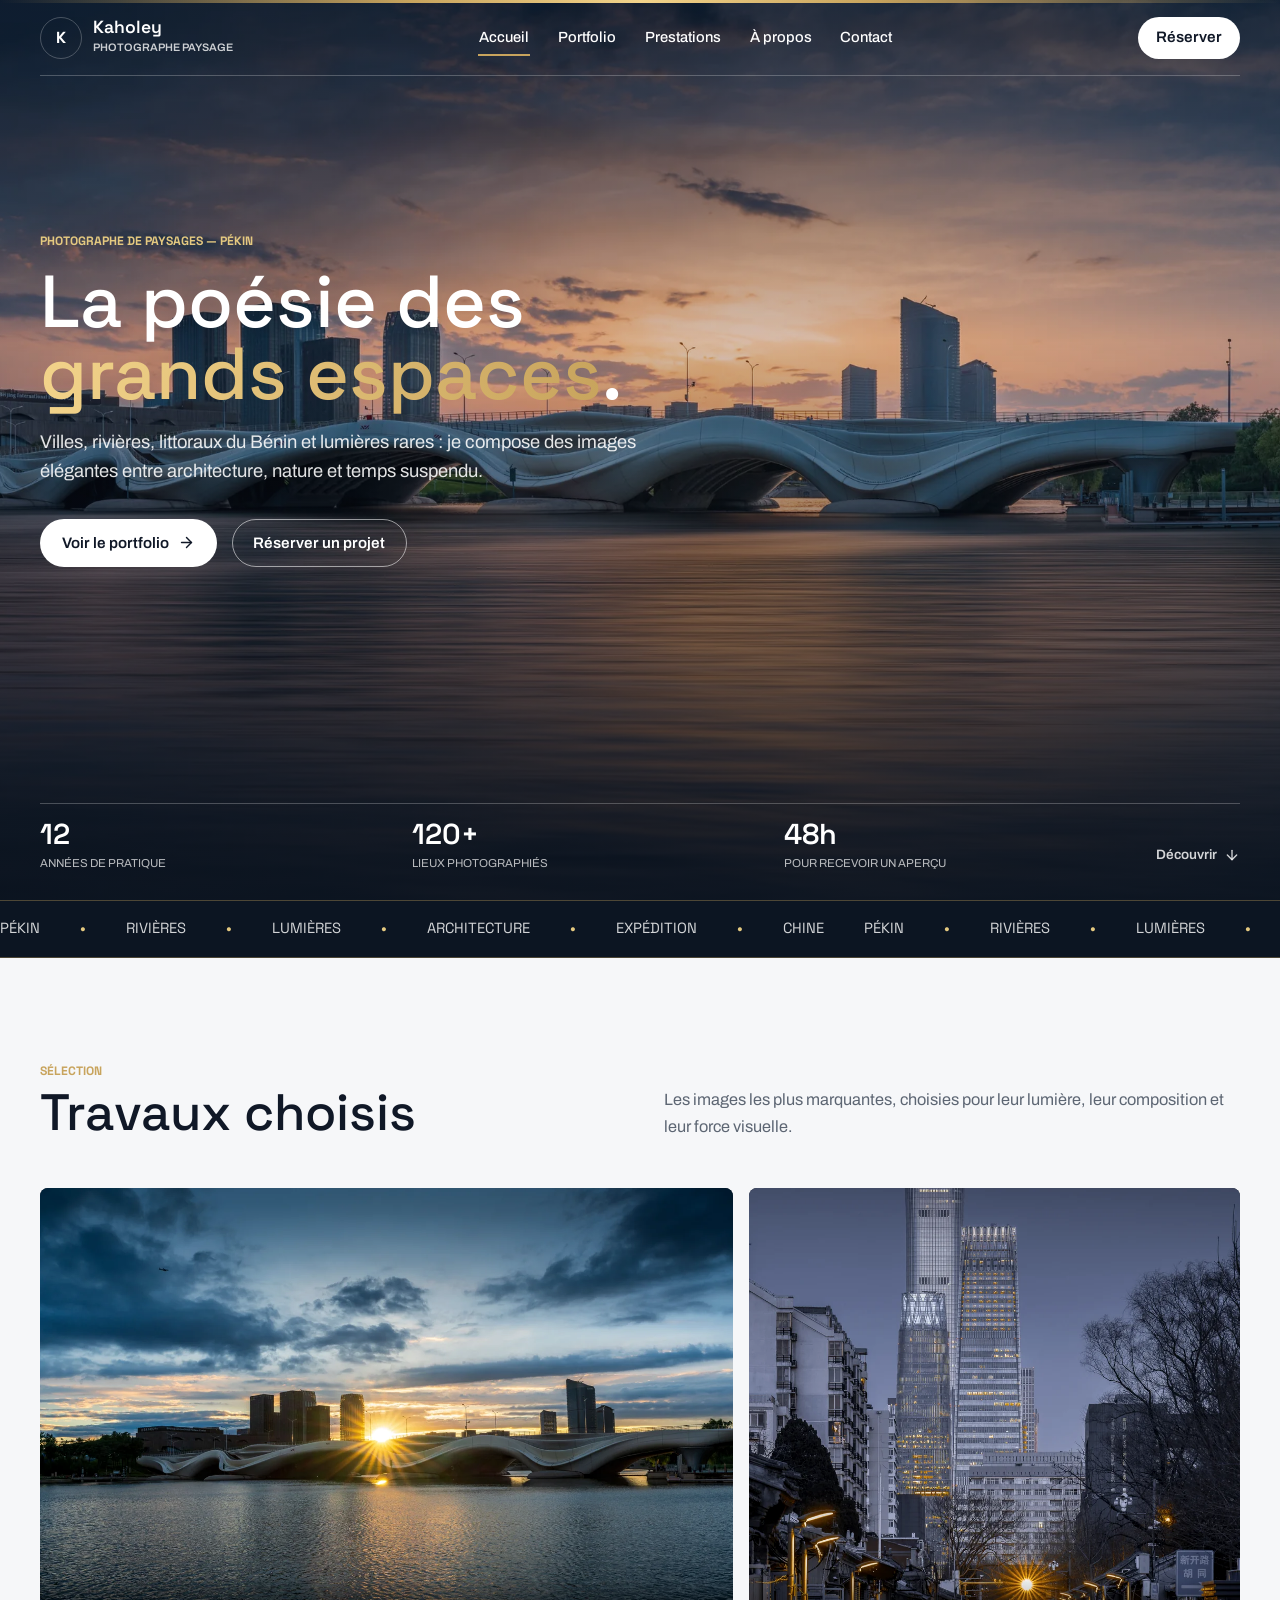
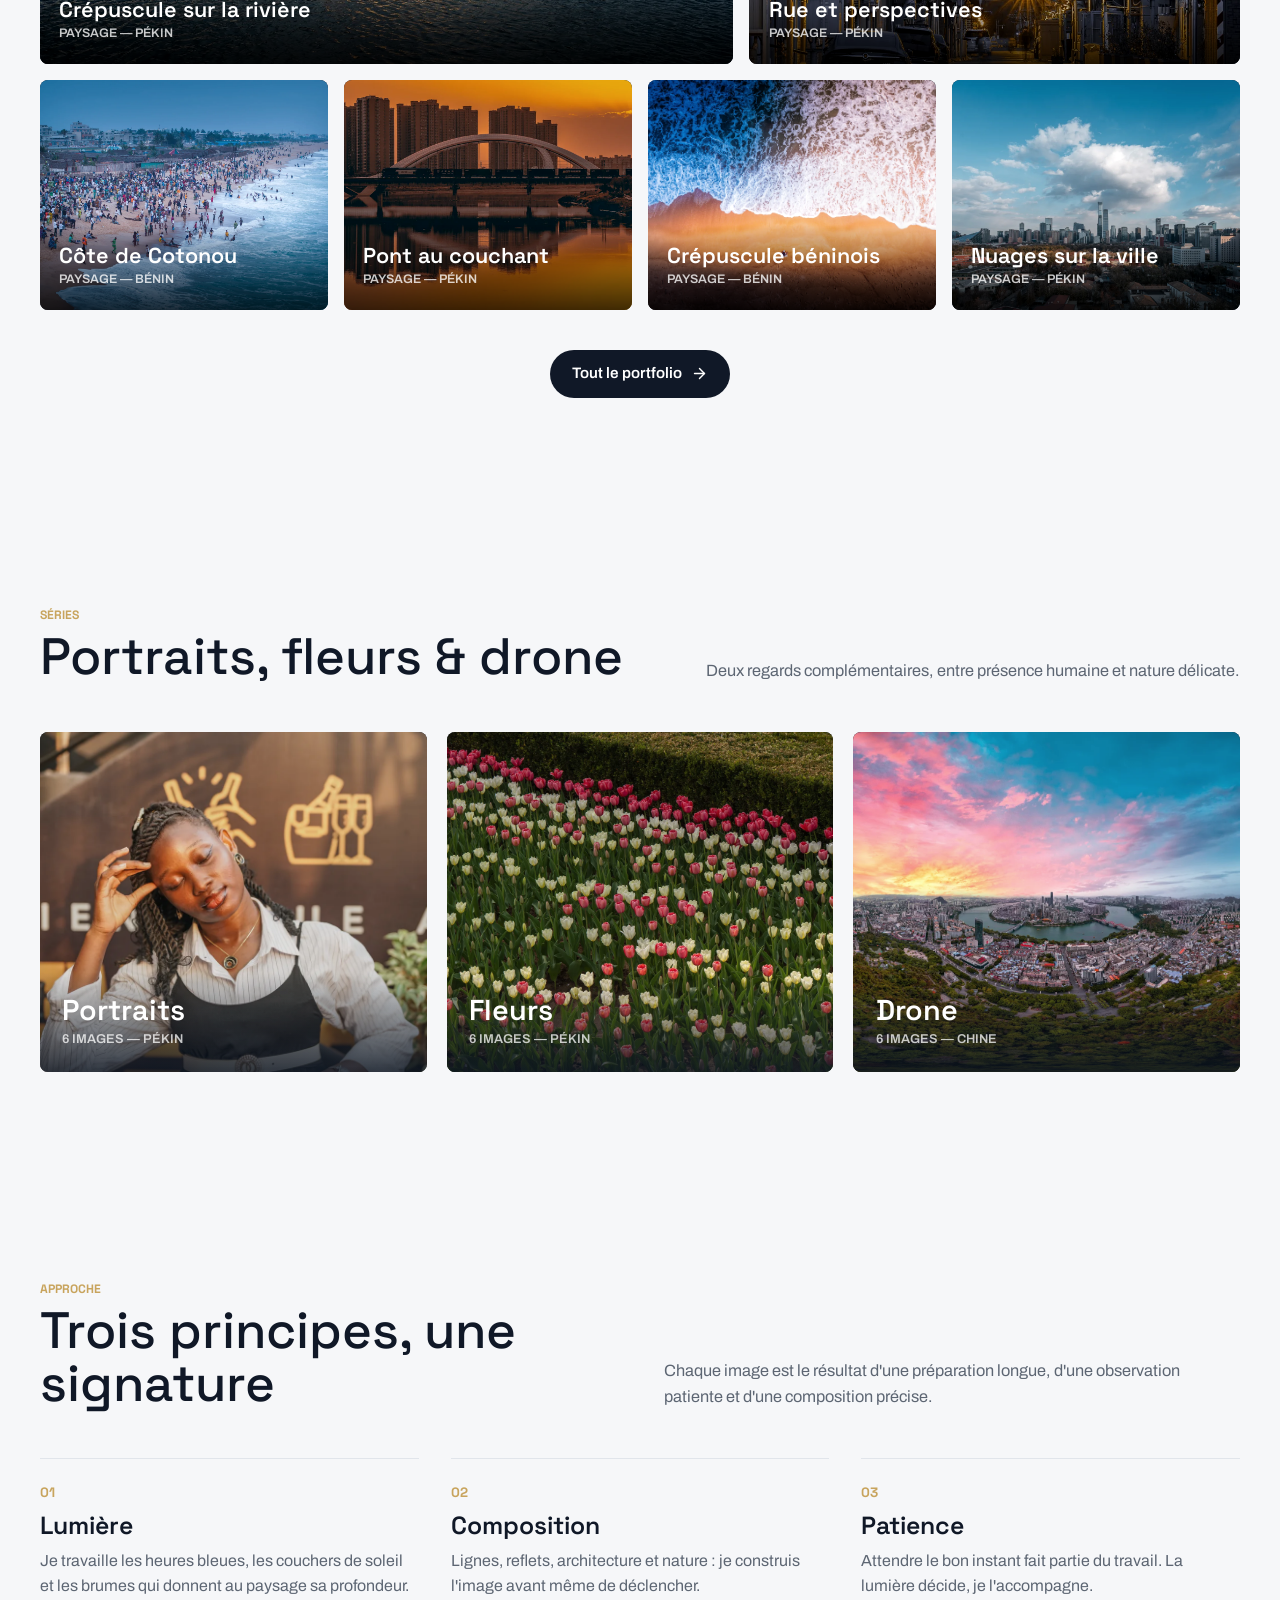
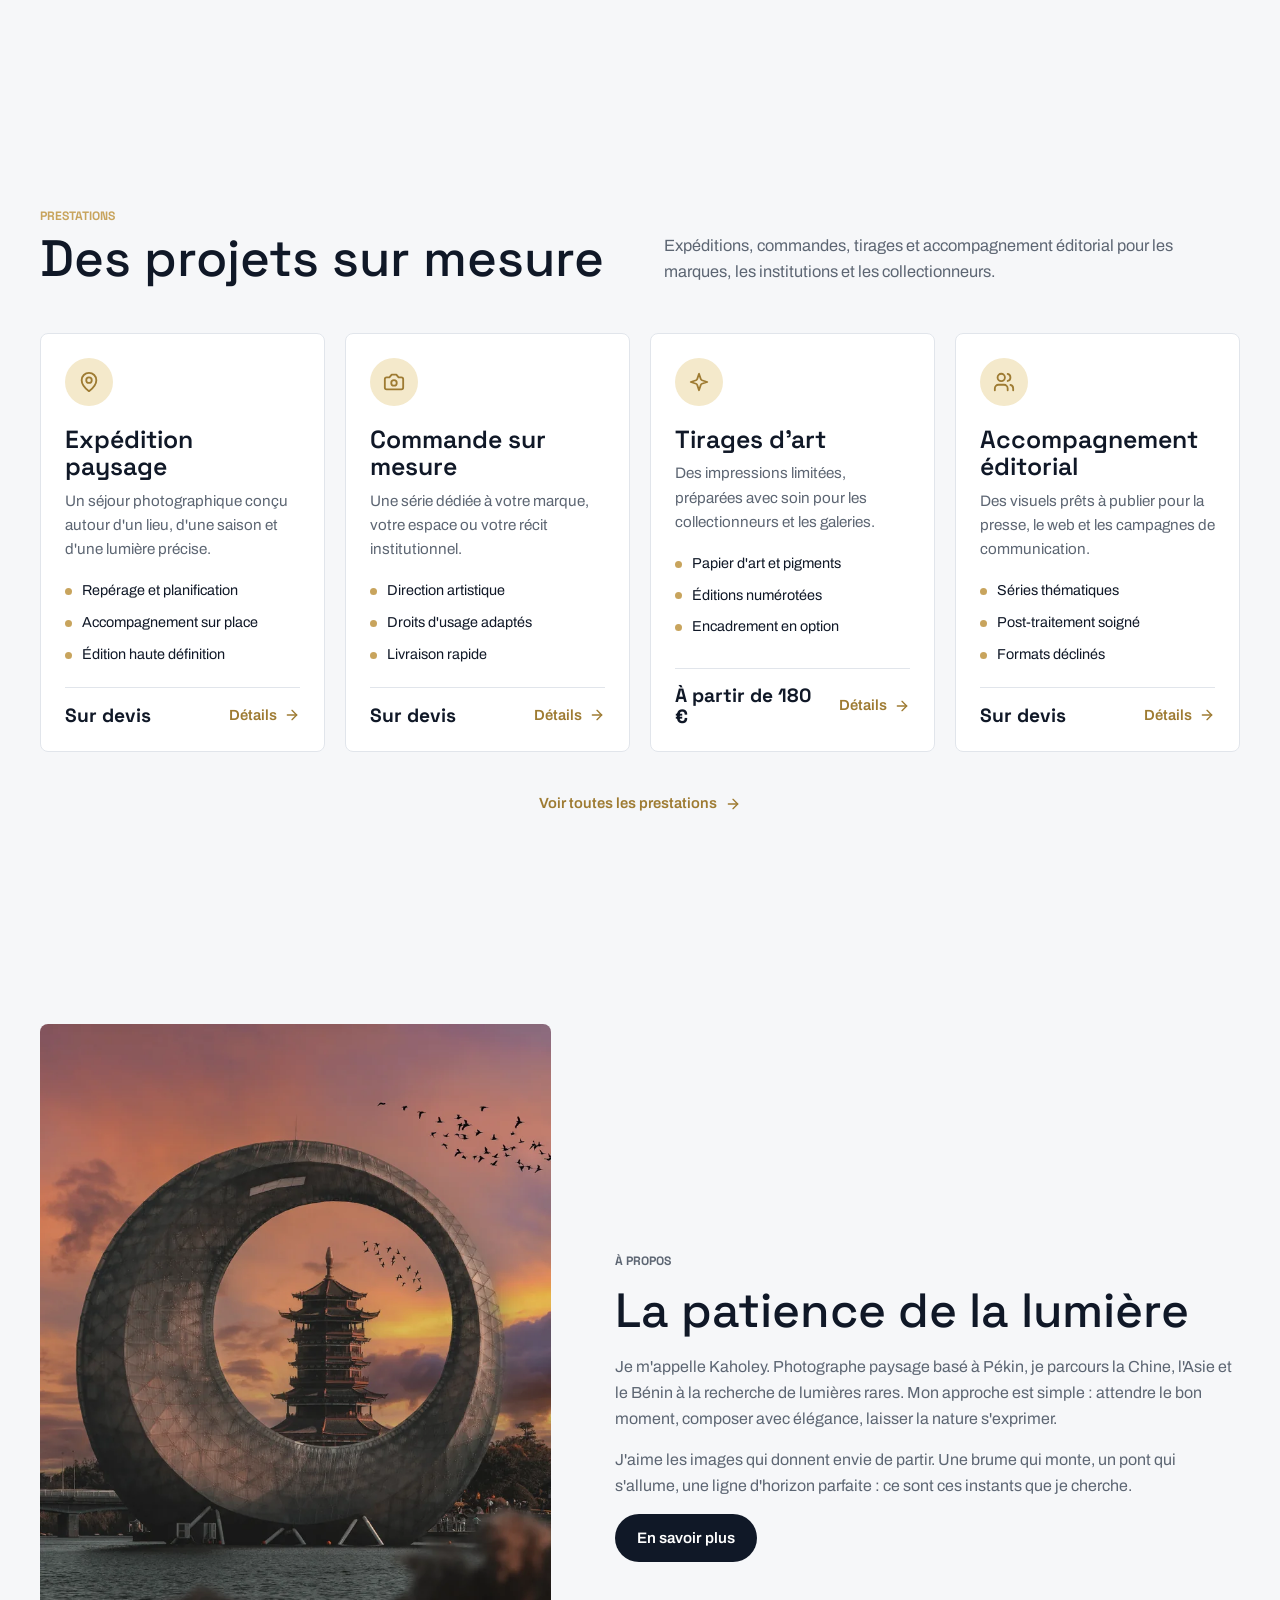
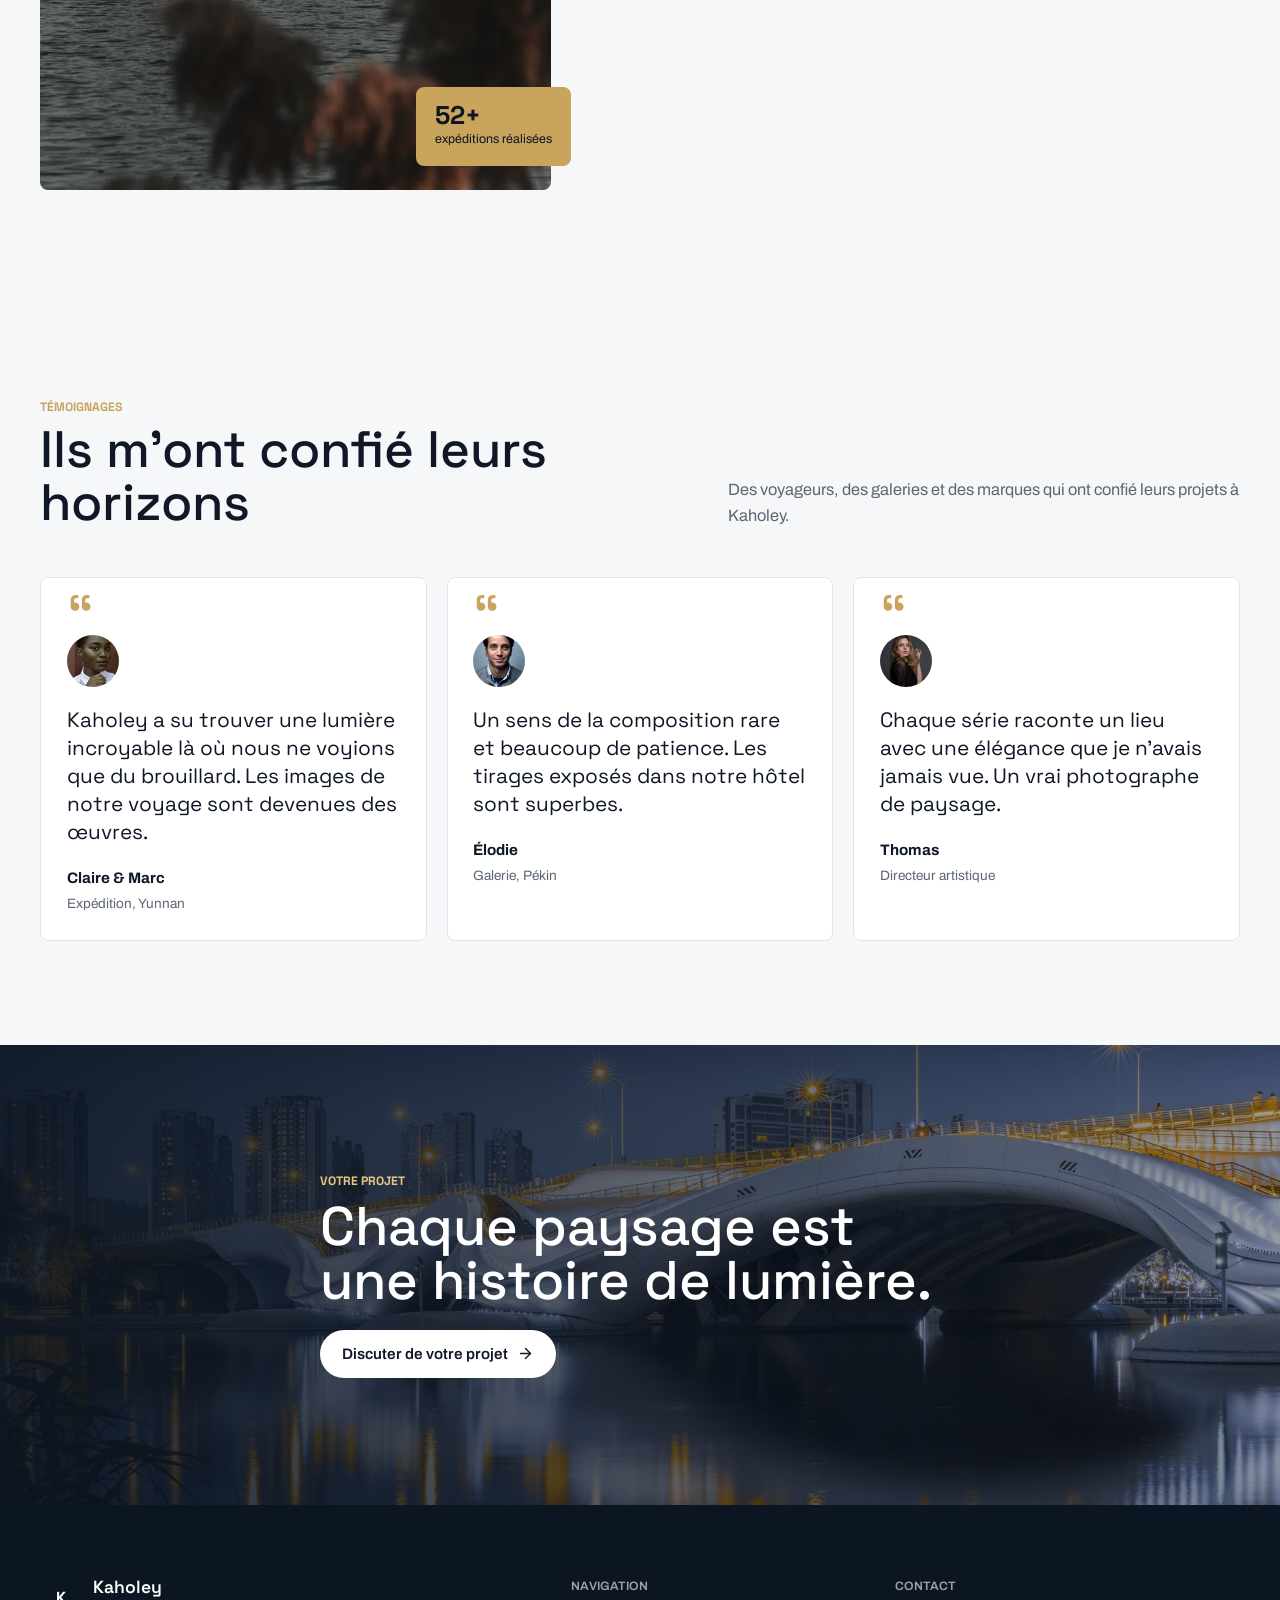
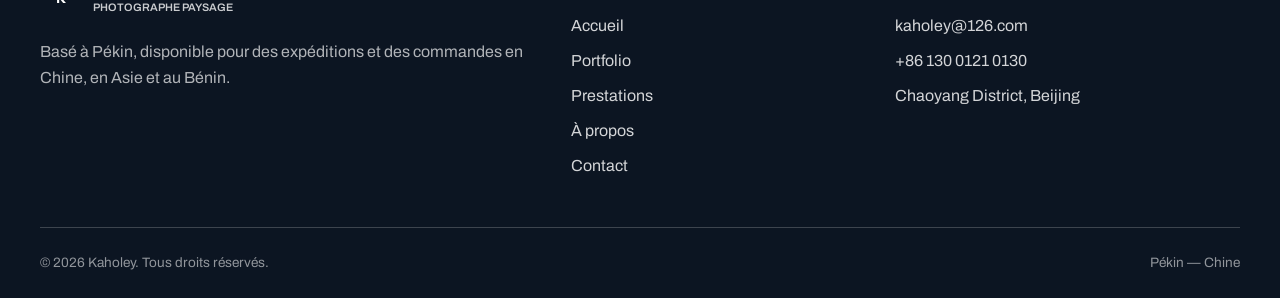
<file: index.html>
<!doctype html>
<html lang="fr">
<head>
  <meta charset="utf-8">
  <meta name="viewport" content="width=device-width, initial-scale=1">
  <meta name="theme-color" content="#121211">
  <title>Kaholey — Photographe | Paysages, portraits, fleurs &amp; drone</title>
  <meta name="description" content="Portfolio de Kaholey, photographe paysage basé à Pékin : villes, rivières, littoraux du Bénin et lumières rares.">
  <meta property="og:title" content="Kaholey — Photographe paysage">
  <meta property="og:description" content="Villes, rivières, ponts et grands espaces : une approche élégante et moderne du paysage.">
  <meta property="og:type" content="website">
  <meta property="og:url" content="https://kaholey.netlify.app/">
  <meta property="og:image" content="assets/images/kaholey-hero.webp">
  <link rel="canonical" href="https://kaholey.netlify.app/">
  <link rel="icon" href="assets/favicon.svg" type="image/svg+xml">
  <link rel="preconnect" href="https://fonts.googleapis.com">
  <link rel="preconnect" href="https://fonts.gstatic.com" crossorigin>
  <link href="https://fonts.googleapis.com/css2?family=Archivo:wght@400;500;600;700&amp;family=Space+Grotesk:wght@400;500;600;700&amp;display=swap" rel="stylesheet">
  <link rel="stylesheet" href="css/style.css">
  <script src="js/main.js" defer></script>
  <script type="application/ld+json">
  {
    "@context": "https://schema.org",
    "@type": "Person",
    "name": "Kaholey",
    "url": "https://kaholey.netlify.app/",
    "jobTitle": "Photographe paysage",
    "email": "kaholey@126.com",
    "address": {
      "@type": "PostalAddress",
      "addressLocality": "Beijing",
      "addressCountry": "CN"
    }
  }
  </script>
</head>
<body>
  <a class="skip-link" href="#contenu">Aller au contenu</a>

  <header class="site-header" id="site-header">
    <div class="container header-inner">
      <a class="brand" href="index.html" aria-label="Kaholey, retour à l'accueil">
        <span class="brand-mark" aria-hidden="true">K</span>
        <span class="brand-text">
          <strong>Kaholey</strong>
          <small>Photographe paysage</small>
        </span>
      </a>
      <nav class="site-nav" id="site-nav" aria-label="Navigation principale">
        <a href="index.html" class="is-active" aria-current="page">Accueil</a>
        <a href="portfolio.html">Portfolio</a>
        <a href="services.html">Prestations</a>
        <a href="a-propos.html">À propos</a>
        <a href="contact.html">Contact</a>
      </nav>
      <div class="header-actions">
        <a class="btn btn-light btn-small header-cta" href="contact.html">Réserver</a>
        <button class="nav-toggle" id="nav-toggle" aria-expanded="false" aria-controls="site-nav" aria-label="Ouvrir le menu">
          <svg class="icon icon-menu" aria-hidden="true"><use href="assets/icons.svg#icon-menu"></use></svg>
          <svg class="icon icon-close" aria-hidden="true"><use href="assets/icons.svg#icon-close"></use></svg>
        </button>
      </div>
    </div>
  </header>

  <main id="contenu">
    <section class="hero" id="accueil" aria-labelledby="hero-title">
      <div class="hero-media">
        <img src="assets/images/kaholey-hero.webp" alt="Panorama de Pékin au coucher du soleil" width="2400" height="1274" fetchpriority="high">
      </div>
      <div class="hero-scrim" aria-hidden="true"></div>
      <div class="container hero-content">
        <p class="eyebrow eyebrow-light">Photographe de paysages — Pékin</p>
        <h1 id="hero-title">La poésie des <em><span id="hero-rotator">grands espaces</span></em>.</h1>
        <p class="hero-lead">Villes, rivières, littoraux du Bénin et lumières rares : je compose des images élégantes entre architecture, nature et temps suspendu.</p>
        <div class="hero-actions">
          <a class="btn btn-light" href="portfolio.html">
            Voir le portfolio
            <svg class="icon" aria-hidden="true"><use href="assets/icons.svg#icon-arrow-right"></use></svg>
          </a>
          <a class="btn btn-ghost" href="contact.html">Réserver un projet</a>
        </div>
      </div>
      <div class="hero-footer container">
        <div class="hero-stat">
          <strong data-count="12">12</strong>
          <span>années de pratique</span>
        </div>
        <div class="hero-stat">
          <strong data-count="120" data-suffix="+">120+</strong>
          <span>lieux photographiés</span>
        </div>
        <div class="hero-stat">
          <strong data-count="48" data-suffix="h">48h</strong>
          <span>pour recevoir un aperçu</span>
        </div>
        <a class="hero-scroll" href="#selection">
          Découvrir
          <svg class="icon" aria-hidden="true"><use href="assets/icons.svg#icon-arrow-down"></use></svg>
        </a>
      </div>
    </section>

    <section class="marquee" aria-hidden="true">
      <div class="marquee-track">
        <span>Pékin <b>•</b> Rivières <b>•</b> Lumières <b>•</b> Architecture <b>•</b> Expédition <b>•</b> Chine</span>
        <span>Pékin <b>•</b> Rivières <b>•</b> Lumières <b>•</b> Architecture <b>•</b> Expédition <b>•</b> Chine</span>
      </div>
    </section>

    <section class="section" id="selection" aria-labelledby="selection-title">
      <div class="container section-head" data-reveal>
        <div>
          <p class="eyebrow">Sélection</p>
          <h2 id="selection-title">Travaux choisis</h2>
        </div>
        <p class="section-intro">Les images les plus marquantes, choisies pour leur lumière, leur composition et leur force visuelle.</p>
      </div>
      <div class="container home-gallery" data-reveal>
        <a class="home-gallery-card home-gallery-card--wide" href="portfolio.html">
          <img src="assets/images/kaholey-01.webp" alt="Rivière de Pékin au coucher du soleil" width="1400" height="933" loading="lazy" decoding="async">
          <span class="featured-overlay">
            <strong>Crépuscule sur la rivière</strong>
            <small>Paysage — Pékin</small>
          </span>
        </a>
        <a class="home-gallery-card home-gallery-card--tall" href="portfolio.html">
          <img src="assets/images/kaholey-11.webp" alt="Rue de Pékin avec perspectives verticales" width="933" height="1400" loading="lazy" decoding="async">
          <span class="featured-overlay">
            <strong>Rue et perspectives</strong>
            <small>Paysage — Pékin</small>
          </span>
        </a>
        <a class="home-gallery-card home-gallery-card--half" href="portfolio.html">
          <img src="assets/images/benin-01.webp" alt="Côte de Cotonou vue du ciel" width="1600" height="900" loading="lazy" decoding="async">
          <span class="featured-overlay">
            <strong>Côte de Cotonou</strong>
            <small>Paysage — Bénin</small>
          </span>
        </a>
        <a class="home-gallery-card home-gallery-card--half" href="portfolio.html">
          <img src="assets/images/kaholey-04.webp" alt="Pont au-dessus de l'eau au couchant" width="1400" height="823" loading="lazy" decoding="async">
          <span class="featured-overlay">
            <strong>Pont au couchant</strong>
            <small>Paysage — Pékin</small>
          </span>
        </a>
        <a class="home-gallery-card home-gallery-card--half" href="portfolio.html">
          <img src="assets/images/benin-03.webp" alt="Crépuscule doré au-dessus du Bénin" width="1400" height="1048" loading="lazy" decoding="async">
          <span class="featured-overlay">
            <strong>Crépuscule béninois</strong>
            <small>Paysage — Bénin</small>
          </span>
        </a>
        <a class="home-gallery-card home-gallery-card--half" href="portfolio.html">
          <img src="assets/images/kaholey-03.webp" alt="Gratte-ciel et ciel nuageux à Pékin" width="1400" height="788" loading="lazy" decoding="async">
          <span class="featured-overlay">
            <strong>Nuages sur la ville</strong>
            <small>Paysage — Pékin</small>
          </span>
        </a>
      </div>
      <div class="container section-cta" data-reveal>
        <a class="btn btn-dark" href="portfolio.html">
          Tout le portfolio
          <svg class="icon" aria-hidden="true"><use href="assets/icons.svg#icon-arrow-right"></use></svg>
        </a>
      </div>
    </section>

    <section class="section" aria-labelledby="series-title">
      <div class="container section-head" data-reveal>
        <div>
          <p class="eyebrow">Séries</p>
          <h2 id="series-title">Portraits, fleurs &amp; drone</h2>
        </div>
        <p class="section-intro">Deux regards complémentaires, entre présence humaine et nature délicate.</p>
      </div>
      <div class="container series-grid" data-reveal>
        <a class="series-card" href="portfolio.html?filter=portrait">
          <img src="assets/images/portrait-01.webp" alt="Portrait féminin dans une lumière dorée" width="800" height="1200" loading="lazy" decoding="async">
          <span class="series-overlay">
            <strong>Portraits</strong>
            <small>6 images — Pékin</small>
          </span>
        </a>
        <a class="series-card" href="portfolio.html?filter=fleur">
          <img src="assets/images/fleur-01.webp" alt="Fleur en contre-jour dans une lumière chaude" width="1400" height="933" loading="lazy" decoding="async">
          <span class="series-overlay">
            <strong>Fleurs</strong>
            <small>6 images — Pékin</small>
          </span>
        </a>
        <a class="series-card" href="portfolio.html?filter=drone">
          <img src="assets/images/drone-01.webp" alt="Vue aérienne d'une ville chinoise" width="1800" height="900" loading="lazy" decoding="async">
          <span class="series-overlay">
            <strong>Drone</strong>
            <small>6 images — Chine</small>
          </span>
        </a>
      </div>
    </section>

    <section class="section" aria-labelledby="approach-title">
      <div class="container section-head" data-reveal>
        <div>
          <p class="eyebrow">Approche</p>
          <h2 id="approach-title">Trois principes, une signature</h2>
        </div>
        <p class="section-intro">Chaque image est le résultat d'une préparation longue, d'une observation patiente et d'une composition précise.</p>
      </div>
      <div class="container principles-grid" data-reveal>
        <article class="principle">
          <span>01</span>
          <h3>Lumière</h3>
          <p>Je travaille les heures bleues, les couchers de soleil et les brumes qui donnent au paysage sa profondeur.</p>
        </article>
        <article class="principle">
          <span>02</span>
          <h3>Composition</h3>
          <p>Lignes, reflets, architecture et nature : je construis l'image avant même de déclencher.</p>
        </article>
        <article class="principle">
          <span>03</span>
          <h3>Patience</h3>
          <p>Attendre le bon instant fait partie du travail. La lumière décide, je l'accompagne.</p>
        </article>
      </div>
    </section>

    <section class="section" id="services" aria-labelledby="services-title">
      <div class="container section-head" data-reveal>
        <div>
          <p class="eyebrow">Prestations</p>
          <h2 id="services-title">Des projets sur mesure</h2>
        </div>
        <p class="section-intro">Expéditions, commandes, tirages et accompagnement éditorial pour les marques, les institutions et les collectionneurs.</p>
      </div>
      <div class="container service-grid" data-reveal>
        <article class="service-card">
          <div class="service-icon" aria-hidden="true">
            <svg class="icon"><use href="assets/icons.svg#icon-map-pin"></use></svg>
          </div>
          <h3>Expédition paysage</h3>
          <p>Un séjour photographique conçu autour d'un lieu, d'une saison et d'une lumière précise.</p>
          <ul class="service-list">
            <li>Repérage et planification</li>
            <li>Accompagnement sur place</li>
            <li>Édition haute définition</li>
          </ul>
          <div class="service-footer">
            <span class="service-price"><strong>Sur devis</strong></span>
            <a class="text-link" href="services.html">Détails <svg class="icon" aria-hidden="true"><use href="assets/icons.svg#icon-arrow-right"></use></svg></a>
          </div>
        </article>
        <article class="service-card">
          <div class="service-icon" aria-hidden="true">
            <svg class="icon"><use href="assets/icons.svg#icon-camera"></use></svg>
          </div>
          <h3>Commande sur mesure</h3>
          <p>Une série dédiée à votre marque, votre espace ou votre récit institutionnel.</p>
          <ul class="service-list">
            <li>Direction artistique</li>
            <li>Droits d'usage adaptés</li>
            <li>Livraison rapide</li>
          </ul>
          <div class="service-footer">
            <span class="service-price"><strong>Sur devis</strong></span>
            <a class="text-link" href="services.html">Détails <svg class="icon" aria-hidden="true"><use href="assets/icons.svg#icon-arrow-right"></use></svg></a>
          </div>
        </article>
        <article class="service-card">
          <div class="service-icon" aria-hidden="true">
            <svg class="icon"><use href="assets/icons.svg#icon-sparkles"></use></svg>
          </div>
          <h3>Tirages d'art</h3>
          <p>Des impressions limitées, préparées avec soin pour les collectionneurs et les galeries.</p>
          <ul class="service-list">
            <li>Papier d'art et pigments</li>
            <li>Éditions numérotées</li>
            <li>Encadrement en option</li>
          </ul>
          <div class="service-footer">
            <span class="service-price"><strong>À partir de 180 €</strong></span>
            <a class="text-link" href="services.html">Détails <svg class="icon" aria-hidden="true"><use href="assets/icons.svg#icon-arrow-right"></use></svg></a>
          </div>
        </article>
        <article class="service-card">
          <div class="service-icon" aria-hidden="true">
            <svg class="icon"><use href="assets/icons.svg#icon-users"></use></svg>
          </div>
          <h3>Accompagnement éditorial</h3>
          <p>Des visuels prêts à publier pour la presse, le web et les campagnes de communication.</p>
          <ul class="service-list">
            <li>Séries thématiques</li>
            <li>Post-traitement soigné</li>
            <li>Formats déclinés</li>
          </ul>
          <div class="service-footer">
            <span class="service-price"><strong>Sur devis</strong></span>
            <a class="text-link" href="services.html">Détails <svg class="icon" aria-hidden="true"><use href="assets/icons.svg#icon-arrow-right"></use></svg></a>
          </div>
        </article>
      </div>
      <div class="container section-cta" data-reveal>
        <a class="text-link" href="services.html">Voir toutes les prestations <svg class="icon" aria-hidden="true"><use href="assets/icons.svg#icon-arrow-right"></use></svg></a>
      </div>
    </section>

    <section class="section" id="apropos" aria-labelledby="about-title">
      <div class="container about-grid">
        <div class="about-media" data-reveal>
          <img src="assets/images/kaholey-about.webp" alt="Ligne d'eau au coucher du soleil" width="800" height="1200" loading="lazy" decoding="async">
          <div class="about-badge">
            <strong data-count="60" data-suffix="+">60+</strong>
            <span>expéditions réalisées</span>
          </div>
        </div>
        <div class="about-copy" data-reveal>
          <p class="eyebrow">À propos</p>
          <h2 id="about-title">La patience de la lumière</h2>
          <p>Je m'appelle Kaholey. Photographe paysage basé à Pékin, je parcours la Chine, l'Asie et le Bénin à la recherche de lumières rares. Mon approche est simple : attendre le bon moment, composer avec élégance, laisser la nature s'exprimer.</p>
          <p>J'aime les images qui donnent envie de partir. Une brume qui monte, un pont qui s'allume, une ligne d'horizon parfaite : ce sont ces instants que je cherche.</p>
          <a class="btn btn-dark" href="a-propos.html">En savoir plus</a>
        </div>
      </div>
    </section>

    <section class="section" id="temoignages" aria-labelledby="testimonials-title">
      <div class="container section-head" data-reveal>
        <div>
          <p class="eyebrow">Témoignages</p>
          <h2 id="testimonials-title">Ils m'ont confié leurs horizons</h2>
        </div>
        <p class="section-intro">Des voyageurs, des galeries et des marques qui ont confié leurs projets à Kaholey.</p>
      </div>
      <div class="container testimonial-grid" data-reveal>
        <figure class="testimonial-card">
          <img class="testimonial-avatar" src="assets/images/client-1.webp" alt="Portrait de Claire" width="400" height="600" loading="lazy" decoding="async">
          <blockquote>Kaholey a su trouver une lumière incroyable là où nous ne voyions que du brouillard. Les images de notre voyage sont devenues des œuvres.</blockquote>
          <figcaption>
            <strong>Claire &amp; Marc</strong>
            <span>Expédition, Yunnan</span>
          </figcaption>
        </figure>
        <figure class="testimonial-card">
          <img class="testimonial-avatar" src="assets/images/client-2.webp" alt="Portrait d'Élodie" width="400" height="600" loading="lazy" decoding="async">
          <blockquote>Un sens de la composition rare et beaucoup de patience. Les tirages exposés dans notre hôtel sont superbes.</blockquote>
          <figcaption>
            <strong>Élodie</strong>
            <span>Galerie, Pékin</span>
          </figcaption>
        </figure>
        <figure class="testimonial-card">
          <img class="testimonial-avatar" src="assets/images/client-3.webp" alt="Portrait de Thomas" width="400" height="600" loading="lazy" decoding="async">
          <blockquote>Chaque série raconte un lieu avec une élégance que je n'avais jamais vue. Un vrai photographe de paysage.</blockquote>
          <figcaption>
            <strong>Thomas</strong>
            <span>Directeur artistique</span>
          </figcaption>
        </figure>
      </div>
    </section>

    <section class="cta-band" aria-labelledby="cta-title">
      <img src="assets/images/kaholey-cta.webp" alt="" width="1800" height="1012" loading="lazy" decoding="async">
      <div class="cta-scrim" aria-hidden="true"></div>
      <div class="container cta-content" data-reveal>
        <p class="eyebrow eyebrow-light">Votre projet</p>
        <h2 id="cta-title">Chaque paysage est une histoire de lumière.</h2>
        <a class="btn btn-light" href="contact.html">
          Discuter de votre projet
          <svg class="icon" aria-hidden="true"><use href="assets/icons.svg#icon-arrow-right"></use></svg>
        </a>
      </div>
    </section>
  </main>

  <footer class="site-footer">
    <div class="container footer-grid">
      <div class="footer-brand">
        <a class="brand" href="index.html" aria-label="Kaholey, retour à l'accueil">
          <span class="brand-mark" aria-hidden="true">K</span>
          <span class="brand-text">
            <strong>Kaholey</strong>
            <small>Photographe paysage</small>
          </span>
        </a>
        <p>Basé à Pékin, disponible pour des expéditions et des commandes en Chine, en Asie et au Bénin.</p>
      </div>
      <nav class="footer-nav" aria-label="Navigation du pied de page">
        <p class="footer-heading">Navigation</p>
        <ul class="footer-links">
          <li><a href="index.html">Accueil</a></li>
          <li><a href="portfolio.html">Portfolio</a></li>
          <li><a href="services.html">Prestations</a></li>
          <li><a href="a-propos.html">À propos</a></li>
          <li><a href="contact.html">Contact</a></li>
        </ul>
      </nav>
      <div>
        <p class="footer-heading">Contact</p>
        <ul class="footer-contact-list">
          <li><a href="mailto:kaholey@126.com">kaholey@126.com</a></li>
          <li><a href="tel:+8613001210130">+86 130 0121 0130</a></li>
          <li>Chaoyang District, Beijing</li>
        </ul>
      </div>
    </div>
    <div class="container footer-bottom">
      <span>© 2026 Kaholey. Tous droits réservés.</span>
      <span>Pékin — Chine</span>
    </div>
  </footer>
</body>
</html>
</file>
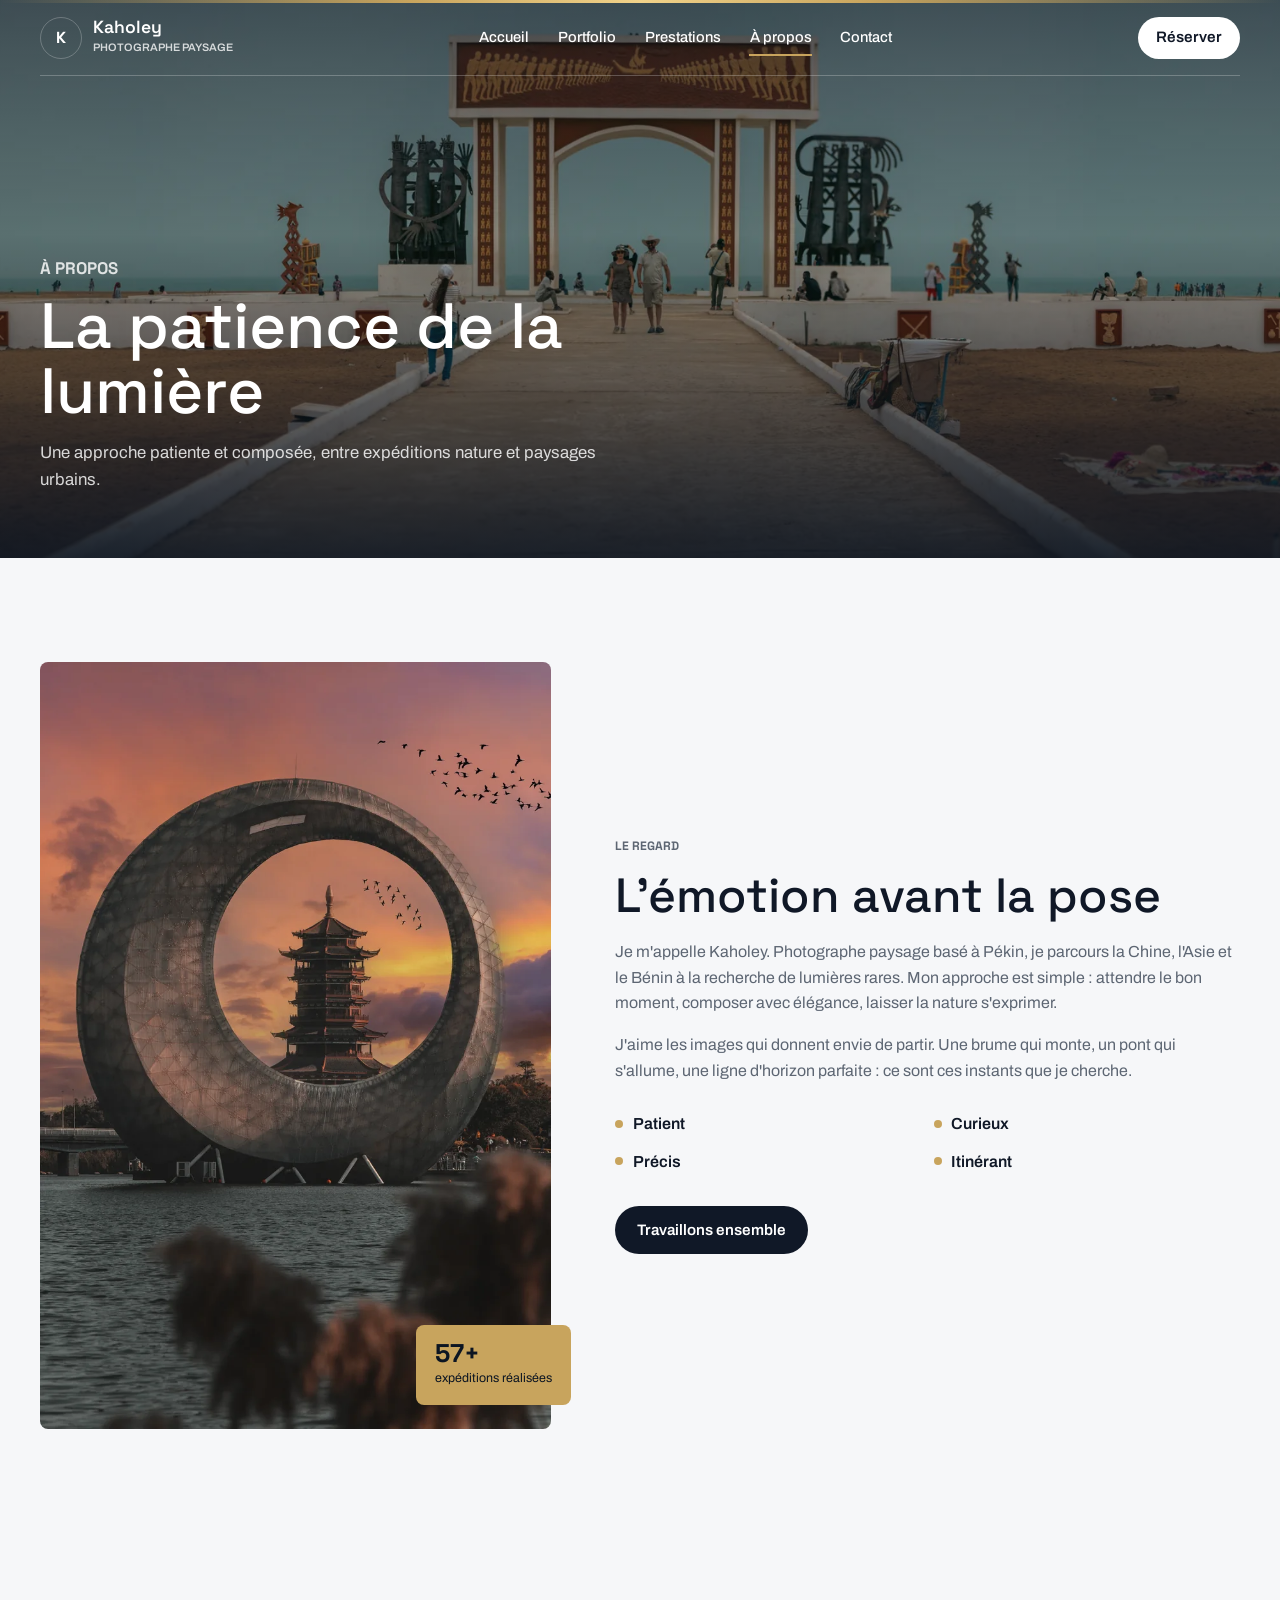
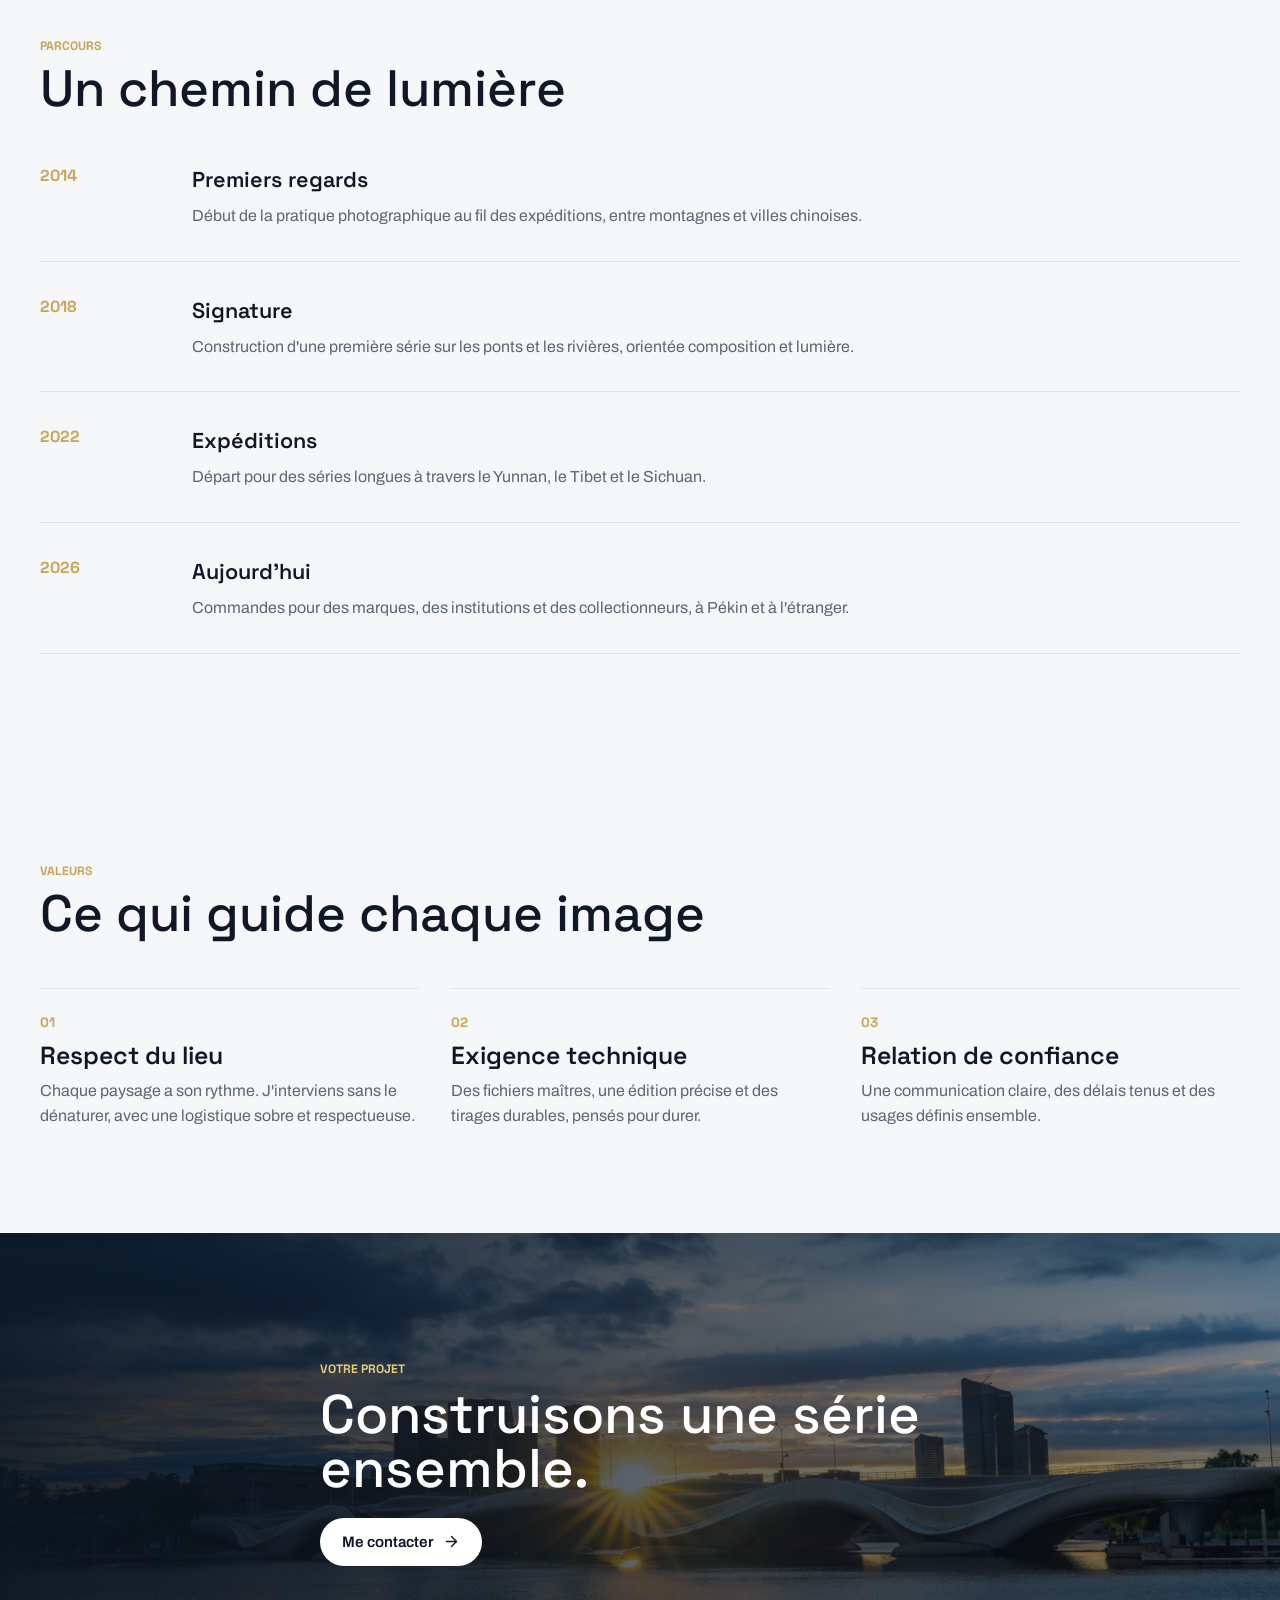
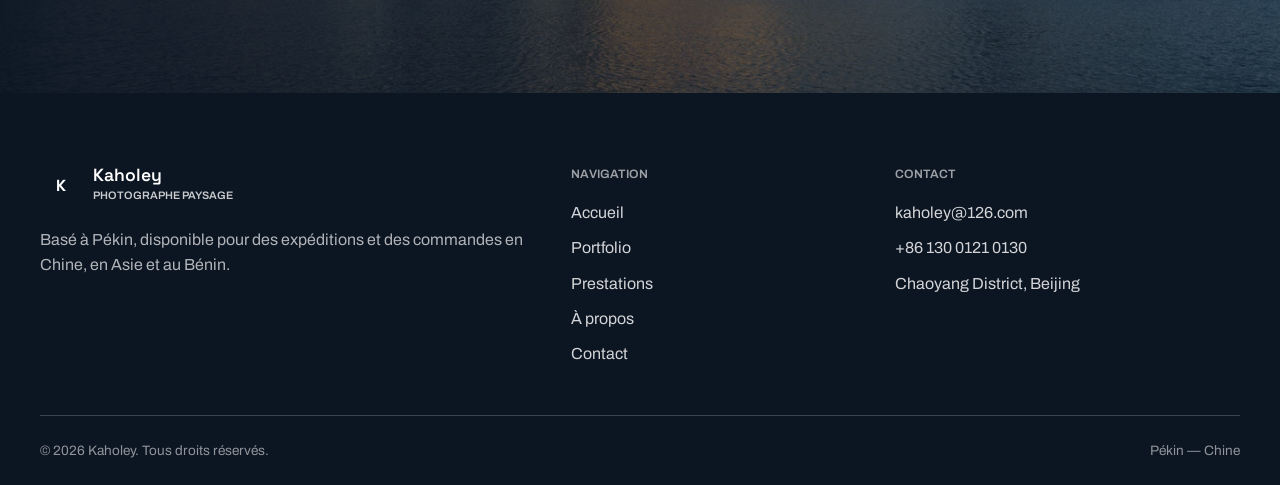
<file: a-propos.html>
<!doctype html>
<html lang="fr">
<head>
  <meta charset="utf-8">
  <meta name="viewport" content="width=device-width, initial-scale=1">
  <meta name="theme-color" content="#121211">
  <title>À propos — Kaholey | Paysages, portraits, fleurs &amp; drone</title>
  <meta name="description" content="L'univers de Kaholey, photographe paysage basé à Pékin : patience, lumière et expéditions en Chine, en Asie et au Bénin.">
  <meta property="og:title" content="À propos — Kaholey">
  <meta property="og:description" content="La patience de la lumière, entre expéditions et paysages urbains.">
  <meta property="og:type" content="website">
  <meta property="og:url" content="https://kaholey.netlify.app/a-propos.html">
  <meta property="og:image" content="assets/images/kaholey-hero.webp">
  <link rel="canonical" href="https://kaholey.netlify.app/a-propos.html">
  <link rel="icon" href="assets/favicon.svg" type="image/svg+xml">
  <link rel="preconnect" href="https://fonts.googleapis.com">
  <link rel="preconnect" href="https://fonts.gstatic.com" crossorigin>
  <link href="https://fonts.googleapis.com/css2?family=Archivo:wght@400;500;600;700&amp;family=Space+Grotesk:wght@400;500;600;700&amp;display=swap" rel="stylesheet">
  <link rel="stylesheet" href="css/style.css">
  <script src="js/main.js" defer></script>
</head>
<body>
  <a class="skip-link" href="#contenu">Aller au contenu</a>

  <header class="site-header" id="site-header">
    <div class="container header-inner">
      <a class="brand" href="index.html" aria-label="Kaholey, retour à l'accueil">
        <span class="brand-mark" aria-hidden="true">K</span>
        <span class="brand-text">
          <strong>Kaholey</strong>
          <small>Photographe paysage</small>
        </span>
      </a>
      <nav class="site-nav" id="site-nav" aria-label="Navigation principale">
        <a href="index.html">Accueil</a>
        <a href="portfolio.html">Portfolio</a>
        <a href="services.html">Prestations</a>
        <a href="a-propos.html" class="is-active" aria-current="page">À propos</a>
        <a href="contact.html">Contact</a>
      </nav>
      <div class="header-actions">
        <a class="btn btn-light btn-small header-cta" href="contact.html">Réserver</a>
        <button class="nav-toggle" id="nav-toggle" aria-expanded="false" aria-controls="site-nav" aria-label="Ouvrir le menu">
          <svg class="icon icon-menu" aria-hidden="true"><use href="assets/icons.svg#icon-menu"></use></svg>
          <svg class="icon icon-close" aria-hidden="true"><use href="assets/icons.svg#icon-close"></use></svg>
        </button>
      </div>
    </div>
  </header>

  <main id="contenu">
    <section class="page-hero" aria-labelledby="page-title">
      <div class="page-hero-media">
        <img src="assets/images/benin-05.webp" alt="Panorama du sud du Bénin vu du ciel" width="1800" height="660" fetchpriority="high">
      </div>
      <div class="page-hero-scrim" aria-hidden="true"></div>
      <div class="page-hero-content">
        <p class="eyebrow eyebrow-light">À propos</p>
        <h1 id="page-title">La patience de la lumière</h1>
        <p>Une approche patiente et composée, entre expéditions nature et paysages urbains.</p>
      </div>
    </section>

    <section class="section" aria-labelledby="about-title">
      <div class="container about-grid">
        <div class="about-media" data-reveal>
          <img src="assets/images/kaholey-about.webp" alt="Ligne d'eau au coucher du soleil" width="800" height="1200" loading="lazy" decoding="async">
          <div class="about-badge">
            <strong data-count="60" data-suffix="+">60+</strong>
            <span>expéditions réalisées</span>
          </div>
        </div>
        <div class="about-copy" data-reveal>
          <p class="eyebrow">Le regard</p>
          <h2 id="about-title">L'émotion avant la pose</h2>
          <p>Je m'appelle Kaholey. Photographe paysage basé à Pékin, je parcours la Chine, l'Asie et le Bénin à la recherche de lumières rares. Mon approche est simple : attendre le bon moment, composer avec élégance, laisser la nature s'exprimer.</p>
          <p>J'aime les images qui donnent envie de partir. Une brume qui monte, un pont qui s'allume, une ligne d'horizon parfaite : ce sont ces instants que je cherche.</p>
          <ul class="about-values">
            <li>Patient</li>
            <li>Curieux</li>
            <li>Précis</li>
            <li>Itinérant</li>
          </ul>
          <a class="btn btn-dark" href="contact.html">Travaillons ensemble</a>
        </div>
      </div>
    </section>

    <section class="section" aria-labelledby="timeline-title">
      <div class="container section-head" data-reveal>
        <div>
          <p class="eyebrow">Parcours</p>
          <h2 id="timeline-title">Un chemin de lumière</h2>
        </div>
      </div>
      <div class="container timeline" data-reveal>
        <div class="timeline-item">
          <time>2014</time>
          <div>
            <h3>Premiers regards</h3>
            <p>Début de la pratique photographique au fil des expéditions, entre montagnes et villes chinoises.</p>
          </div>
        </div>
        <div class="timeline-item">
          <time>2018</time>
          <div>
            <h3>Signature</h3>
            <p>Construction d'une première série sur les ponts et les rivières, orientée composition et lumière.</p>
          </div>
        </div>
        <div class="timeline-item">
          <time>2022</time>
          <div>
            <h3>Expéditions</h3>
            <p>Départ pour des séries longues à travers le Yunnan, le Tibet et le Sichuan.</p>
          </div>
        </div>
        <div class="timeline-item">
          <time>2026</time>
          <div>
            <h3>Aujourd'hui</h3>
            <p>Commandes pour des marques, des institutions et des collectionneurs, à Pékin et à l'étranger.</p>
          </div>
        </div>
      </div>
    </section>

    <section class="section" aria-labelledby="values-title">
      <div class="container section-head" data-reveal>
        <div>
          <p class="eyebrow">Valeurs</p>
          <h2 id="values-title">Ce qui guide chaque image</h2>
        </div>
      </div>
      <div class="container principles-grid" data-reveal>
        <article class="principle">
          <span>01</span>
          <h3>Respect du lieu</h3>
          <p>Chaque paysage a son rythme. J'interviens sans le dénaturer, avec une logistique sobre et respectueuse.</p>
        </article>
        <article class="principle">
          <span>02</span>
          <h3>Exigence technique</h3>
          <p>Des fichiers maîtres, une édition précise et des tirages durables, pensés pour durer.</p>
        </article>
        <article class="principle">
          <span>03</span>
          <h3>Relation de confiance</h3>
          <p>Une communication claire, des délais tenus et des usages définis ensemble.</p>
        </article>
      </div>
    </section>

    <section class="cta-band" aria-labelledby="cta-title">
      <img src="assets/images/kaholey-01.webp" alt="" width="1400" height="933" loading="lazy" decoding="async">
      <div class="cta-scrim" aria-hidden="true"></div>
      <div class="container cta-content" data-reveal>
        <p class="eyebrow eyebrow-light">Votre projet</p>
        <h2 id="cta-title">Construisons une série ensemble.</h2>
        <a class="btn btn-light" href="contact.html">
          Me contacter
          <svg class="icon" aria-hidden="true"><use href="assets/icons.svg#icon-arrow-right"></use></svg>
        </a>
      </div>
    </section>
  </main>

  <footer class="site-footer">
    <div class="container footer-grid">
      <div class="footer-brand">
        <a class="brand" href="index.html" aria-label="Kaholey, retour à l'accueil">
          <span class="brand-mark" aria-hidden="true">K</span>
          <span class="brand-text">
            <strong>Kaholey</strong>
            <small>Photographe paysage</small>
          </span>
        </a>
        <p>Basé à Pékin, disponible pour des expéditions et des commandes en Chine, en Asie et au Bénin.</p>
      </div>
      <nav class="footer-nav" aria-label="Navigation du pied de page">
        <p class="footer-heading">Navigation</p>
        <ul class="footer-links">
          <li><a href="index.html">Accueil</a></li>
          <li><a href="portfolio.html">Portfolio</a></li>
          <li><a href="services.html">Prestations</a></li>
          <li><a href="a-propos.html">À propos</a></li>
          <li><a href="contact.html">Contact</a></li>
        </ul>
      </nav>
      <div>
        <p class="footer-heading">Contact</p>
        <ul class="footer-contact-list">
          <li><a href="mailto:kaholey@126.com">kaholey@126.com</a></li>
          <li><a href="tel:+8613001210130">+86 130 0121 0130</a></li>
          <li>Chaoyang District, Beijing</li>
        </ul>
      </div>
    </div>
    <div class="container footer-bottom">
      <span>© 2026 Kaholey. Tous droits réservés.</span>
      <span>Pékin — Chine</span>
    </div>
  </footer>
</body>
</html>
</file>
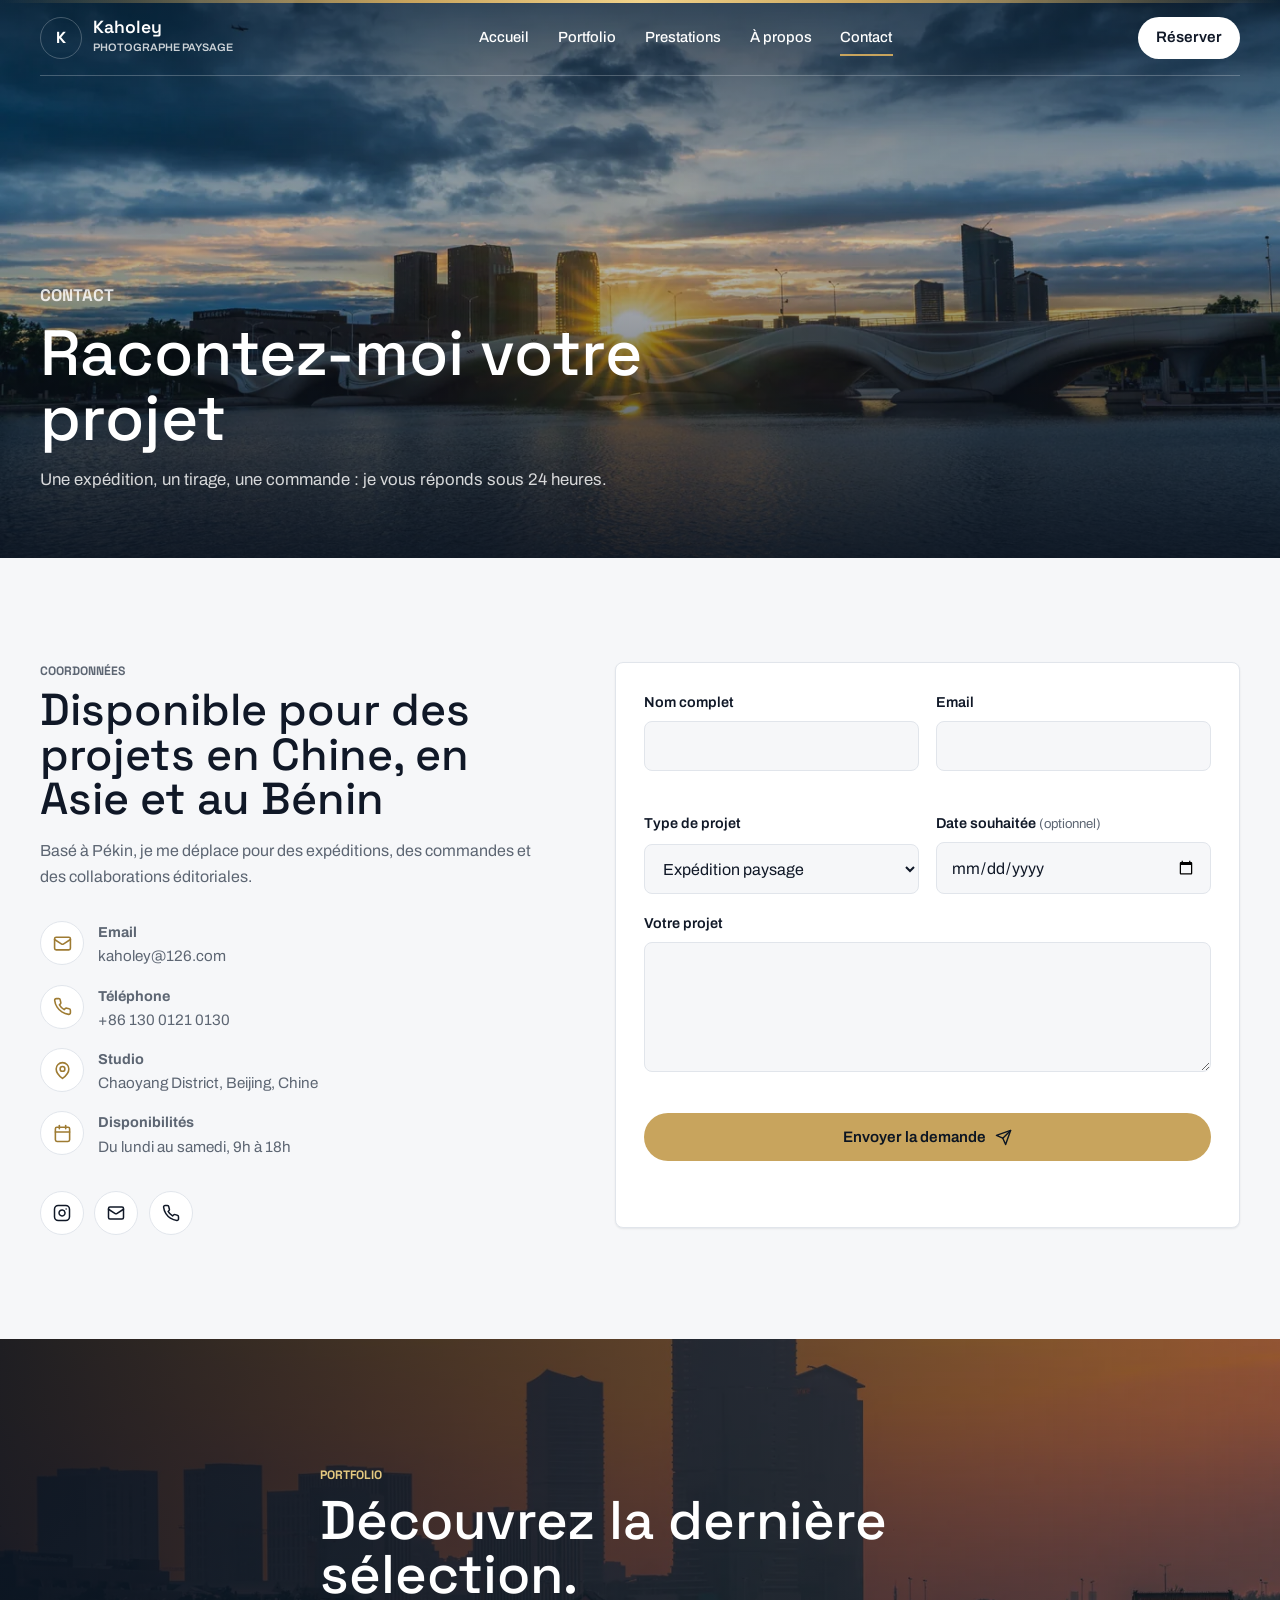
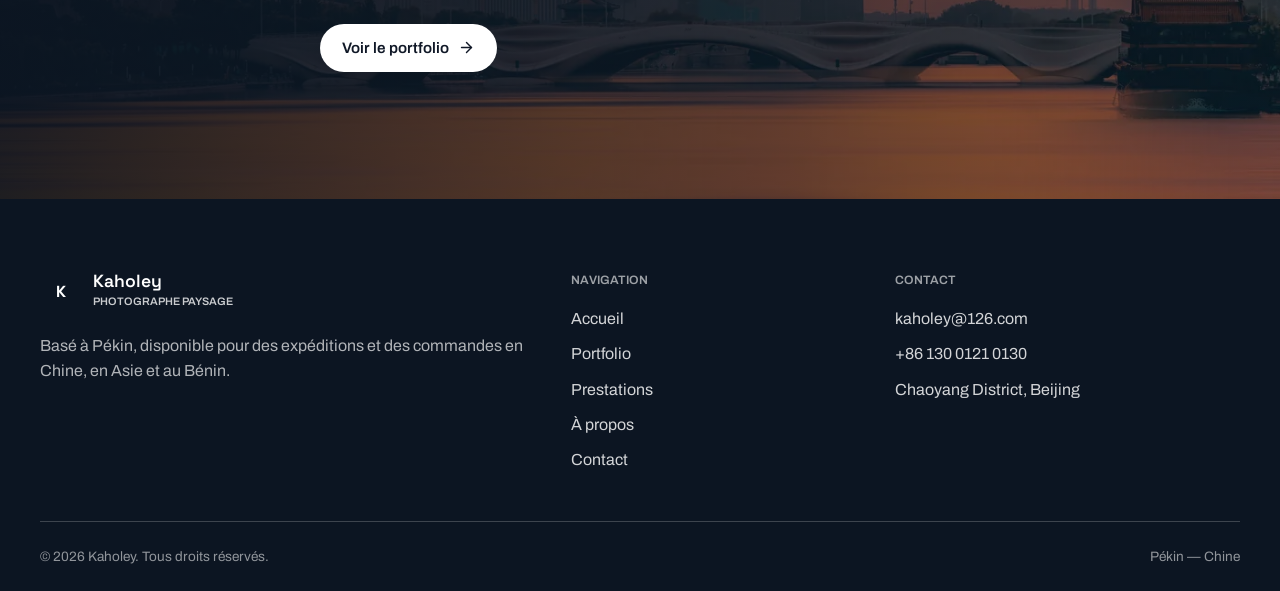
<file: contact.html>
<!doctype html>
<html lang="fr">
<head>
  <meta charset="utf-8">
  <meta name="viewport" content="width=device-width, initial-scale=1">
  <meta name="theme-color" content="#121211">
  <title>Contact — Kaholey | Paysages, portraits, fleurs &amp; drone</title>
  <meta name="description" content="Contactez Kaholey pour une expédition paysage, une commande sur mesure, un tirage d'art ou un projet éditorial.">
  <meta property="og:title" content="Contact — Kaholey">
  <meta property="og:description" content="Un projet, une expédition, une question : écrivez-moi.">
  <meta property="og:type" content="website">
  <meta property="og:url" content="https://kaholey.netlify.app/contact.html">
  <meta property="og:image" content="assets/images/kaholey-hero.webp">
  <link rel="canonical" href="https://kaholey.netlify.app/contact.html">
  <link rel="icon" href="assets/favicon.svg" type="image/svg+xml">
  <link rel="preconnect" href="https://fonts.googleapis.com">
  <link rel="preconnect" href="https://fonts.gstatic.com" crossorigin>
  <link href="https://fonts.googleapis.com/css2?family=Archivo:wght@400;500;600;700&amp;family=Space+Grotesk:wght@400;500;600;700&amp;display=swap" rel="stylesheet">
  <link rel="stylesheet" href="css/style.css">
  <script src="js/main.js" defer></script>
</head>
<body>
  <a class="skip-link" href="#contenu">Aller au contenu</a>

  <header class="site-header" id="site-header">
    <div class="container header-inner">
      <a class="brand" href="index.html" aria-label="Kaholey, retour à l'accueil">
        <span class="brand-mark" aria-hidden="true">K</span>
        <span class="brand-text">
          <strong>Kaholey</strong>
          <small>Photographe paysage</small>
        </span>
      </a>
      <nav class="site-nav" id="site-nav" aria-label="Navigation principale">
        <a href="index.html">Accueil</a>
        <a href="portfolio.html">Portfolio</a>
        <a href="services.html">Prestations</a>
        <a href="a-propos.html">À propos</a>
        <a href="contact.html" class="is-active" aria-current="page">Contact</a>
      </nav>
      <div class="header-actions">
        <a class="btn btn-light btn-small header-cta" href="contact.html">Réserver</a>
        <button class="nav-toggle" id="nav-toggle" aria-expanded="false" aria-controls="site-nav" aria-label="Ouvrir le menu">
          <svg class="icon icon-menu" aria-hidden="true"><use href="assets/icons.svg#icon-menu"></use></svg>
          <svg class="icon icon-close" aria-hidden="true"><use href="assets/icons.svg#icon-close"></use></svg>
        </button>
      </div>
    </div>
  </header>

  <main id="contenu">
    <section class="page-hero" aria-labelledby="page-title">
      <div class="page-hero-media">
        <img src="assets/images/kaholey-01.webp" alt="Rivière de Pékin au coucher du soleil" width="1400" height="933" fetchpriority="high">
      </div>
      <div class="page-hero-scrim" aria-hidden="true"></div>
      <div class="page-hero-content">
        <p class="eyebrow eyebrow-light">Contact</p>
        <h1 id="page-title">Racontez-moi votre projet</h1>
        <p>Une expédition, un tirage, une commande : je vous réponds sous 24 heures.</p>
      </div>
    </section>

    <section class="section" aria-labelledby="contact-title">
      <div class="container contact-grid">
        <div class="contact-info" data-reveal>
          <p class="eyebrow">Coordonnées</p>
          <h2 id="contact-title">Disponible pour des projets en Chine, en Asie et au Bénin</h2>
          <p>Basé à Pékin, je me déplace pour des expéditions, des commandes et des collaborations éditoriales.</p>
          <ul class="contact-list">
            <li>
              <span class="contact-icon" aria-hidden="true"><svg class="icon"><use href="assets/icons.svg#icon-mail"></use></svg></span>
              <span><strong>Email</strong>kaholey@126.com</span>
            </li>
            <li>
              <span class="contact-icon" aria-hidden="true"><svg class="icon"><use href="assets/icons.svg#icon-phone"></use></svg></span>
              <span><strong>Téléphone</strong>+86 130 0121 0130</span>
            </li>
            <li>
              <span class="contact-icon" aria-hidden="true"><svg class="icon"><use href="assets/icons.svg#icon-map-pin"></use></svg></span>
              <span><strong>Studio</strong>Chaoyang District, Beijing, Chine</span>
            </li>
            <li>
              <span class="contact-icon" aria-hidden="true"><svg class="icon"><use href="assets/icons.svg#icon-calendar"></use></svg></span>
              <span><strong>Disponibilités</strong>Du lundi au samedi, 9h à 18h</span>
            </li>
          </ul>
          <div class="social-links">
            <a href="https://instagram.com/kaholey.photo" target="_blank" rel="noopener" aria-label="Instagram de Kaholey">
              <svg class="icon" aria-hidden="true"><use href="assets/icons.svg#icon-instagram"></use></svg>
            </a>
            <a href="mailto:kaholey@126.com" aria-label="Écrire à Kaholey">
              <svg class="icon" aria-hidden="true"><use href="assets/icons.svg#icon-mail"></use></svg>
            </a>
            <a href="tel:+8613001210130" aria-label="Appeler Kaholey">
              <svg class="icon" aria-hidden="true"><use href="assets/icons.svg#icon-phone"></use></svg>
            </a>
          </div>
        </div>
        <form class="contact-form" id="contact-form" novalidate data-reveal>
          <div class="form-row">
            <div class="field">
              <label for="name">Nom complet</label>
              <input id="name" name="name" type="text" autocomplete="name" required>
              <p class="field-error" id="name-error"></p>
            </div>
            <div class="field">
              <label for="email">Email</label>
              <input id="email" name="email" type="email" autocomplete="email" required>
              <p class="field-error" id="email-error"></p>
            </div>
          </div>
          <div class="form-row">
            <div class="field">
              <label for="type">Type de projet</label>
              <select id="type" name="type">
                <option value="Expédition paysage">Expédition paysage</option>
                <option value="Commande sur mesure">Commande sur mesure</option>
                <option value="Tirages d'art">Tirages d'art</option>
                <option value="Accompagnement éditorial">Accompagnement éditorial</option>
                <option value="Autre projet">Autre projet</option>
              </select>
            </div>
            <div class="field">
              <label for="date">Date souhaitée <span class="optional">(optionnel)</span></label>
              <input id="date" name="date" type="date">
            </div>
          </div>
          <div class="field">
            <label for="message">Votre projet</label>
            <textarea id="message" name="message" required></textarea>
            <p class="field-error" id="message-error"></p>
          </div>
          <button class="btn btn-primary btn-block" type="submit">
            Envoyer la demande
            <svg class="icon" aria-hidden="true"><use href="assets/icons.svg#icon-send"></use></svg>
          </button>
          <p class="form-status" id="form-status" role="status" aria-live="polite"></p>
        </form>
      </div>
    </section>

    <section class="cta-band" aria-labelledby="cta-title">
      <img src="assets/images/kaholey-08.webp" alt="" width="1400" height="816" loading="lazy" decoding="async">
      <div class="cta-scrim" aria-hidden="true"></div>
      <div class="container cta-content" data-reveal>
        <p class="eyebrow eyebrow-light">Portfolio</p>
        <h2 id="cta-title">Découvrez la dernière sélection.</h2>
        <a class="btn btn-light" href="portfolio.html">
          Voir le portfolio
          <svg class="icon" aria-hidden="true"><use href="assets/icons.svg#icon-arrow-right"></use></svg>
        </a>
      </div>
    </section>
  </main>

  <footer class="site-footer">
    <div class="container footer-grid">
      <div class="footer-brand">
        <a class="brand" href="index.html" aria-label="Kaholey, retour à l'accueil">
          <span class="brand-mark" aria-hidden="true">K</span>
          <span class="brand-text">
            <strong>Kaholey</strong>
            <small>Photographe paysage</small>
          </span>
        </a>
        <p>Basé à Pékin, disponible pour des expéditions et des commandes en Chine, en Asie et au Bénin.</p>
      </div>
      <nav class="footer-nav" aria-label="Navigation du pied de page">
        <p class="footer-heading">Navigation</p>
        <ul class="footer-links">
          <li><a href="index.html">Accueil</a></li>
          <li><a href="portfolio.html">Portfolio</a></li>
          <li><a href="services.html">Prestations</a></li>
          <li><a href="a-propos.html">À propos</a></li>
          <li><a href="contact.html">Contact</a></li>
        </ul>
      </nav>
      <div>
        <p class="footer-heading">Contact</p>
        <ul class="footer-contact-list">
          <li><a href="mailto:kaholey@126.com">kaholey@126.com</a></li>
          <li><a href="tel:+8613001210130">+86 130 0121 0130</a></li>
          <li>Chaoyang District, Beijing</li>
        </ul>
      </div>
    </div>
    <div class="container footer-bottom">
      <span>© 2026 Kaholey. Tous droits réservés.</span>
      <span>Pékin — Chine</span>
    </div>
  </footer>
</body>
</html>
</file>
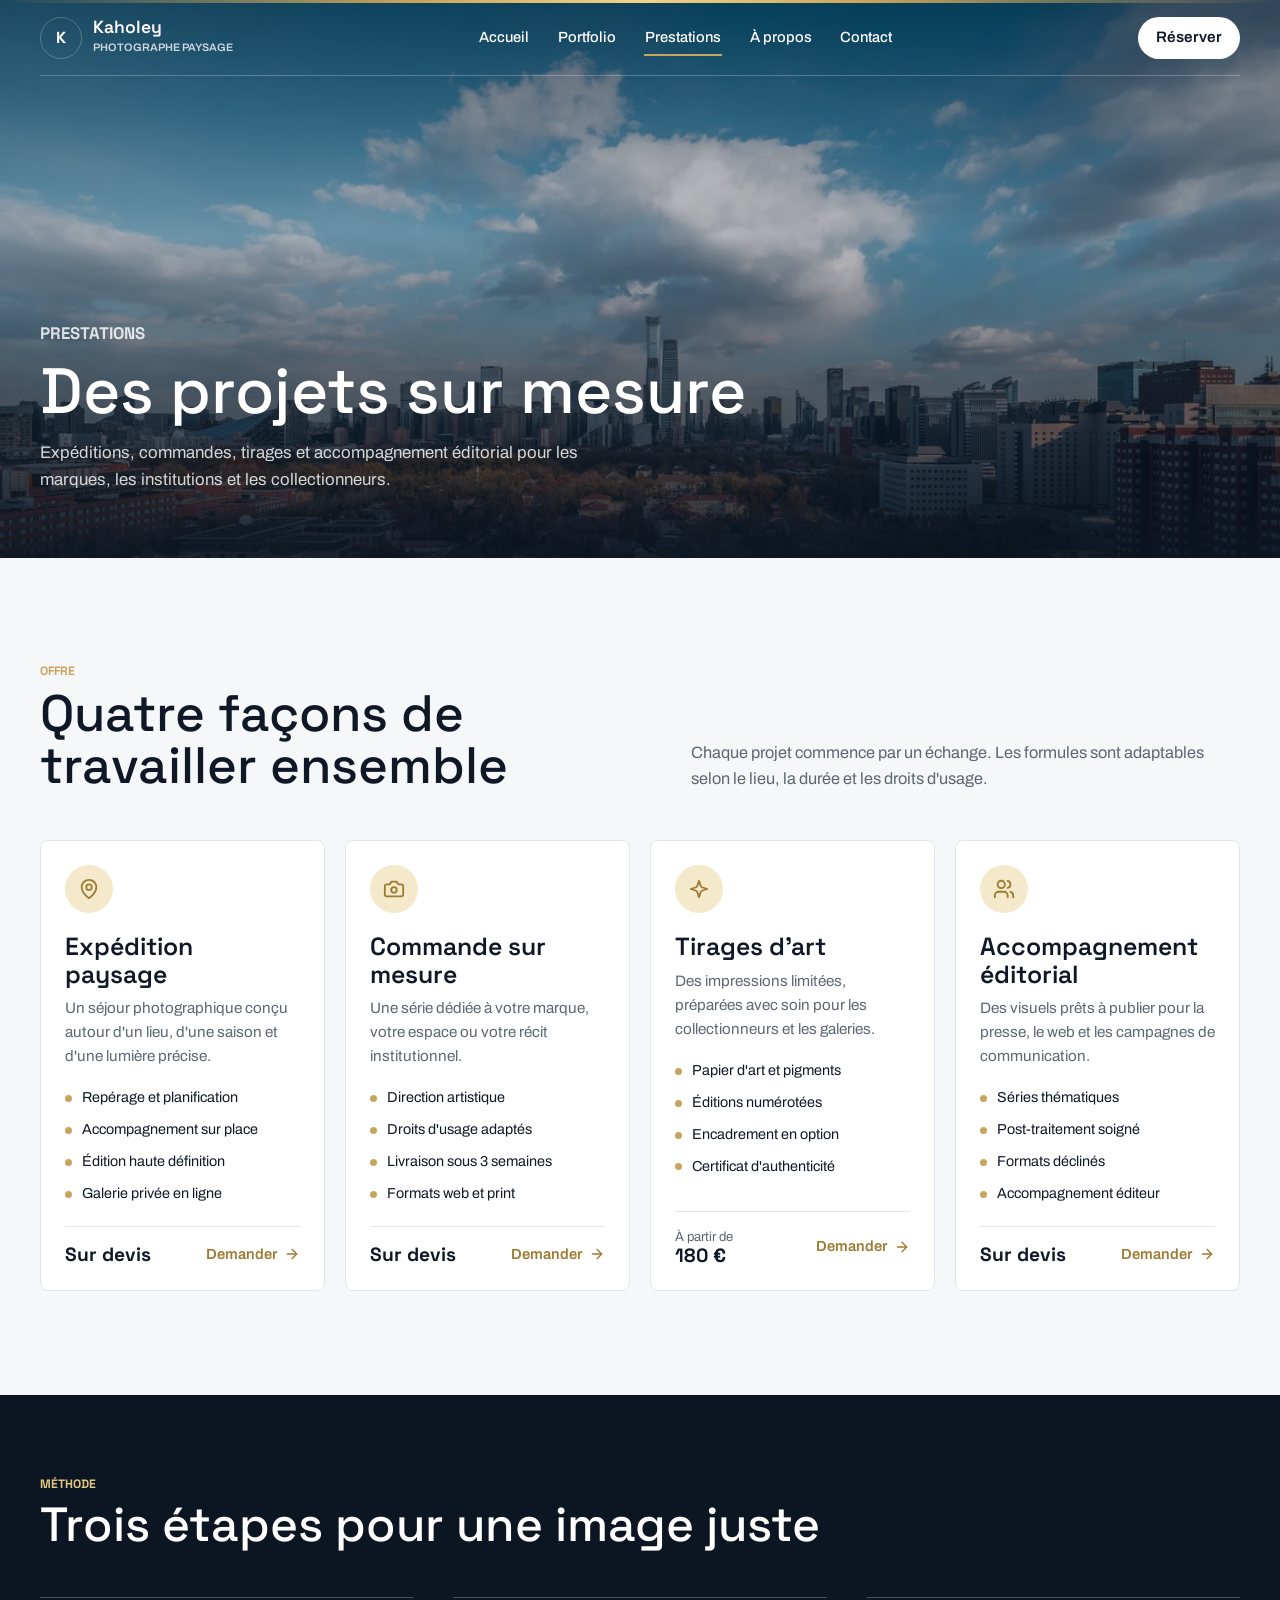
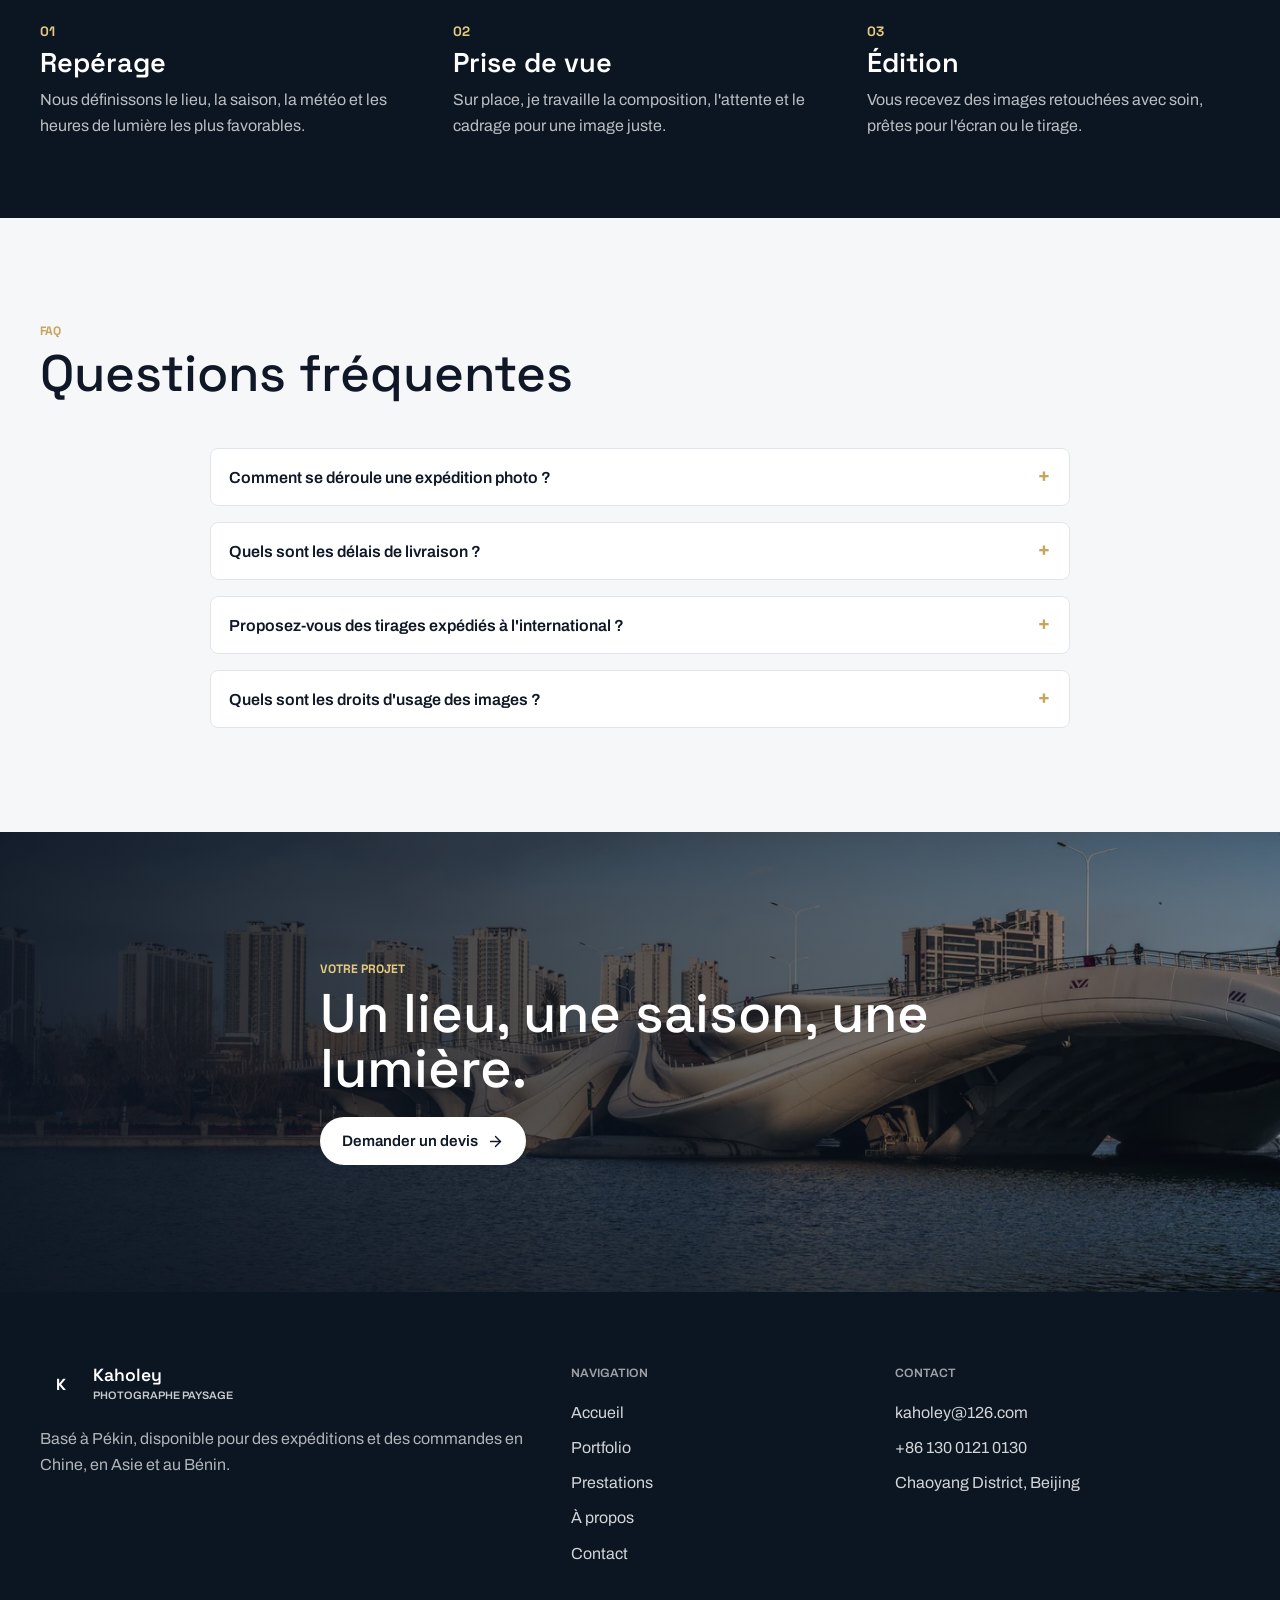
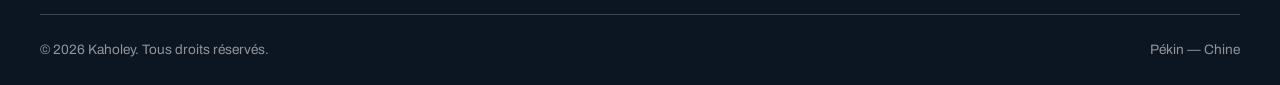
<file: services.html>
<!doctype html>
<html lang="fr">
<head>
  <meta charset="utf-8">
  <meta name="viewport" content="width=device-width, initial-scale=1">
  <meta name="theme-color" content="#121211">
  <title>Prestations — Kaholey | Paysages, portraits, fleurs &amp; drone</title>
  <meta name="description" content="Expéditions paysage, commandes sur mesure, tirages d'art et accompagnement éditorial avec Kaholey.">
  <meta property="og:title" content="Prestations — Kaholey">
  <meta property="og:description" content="Des projets photographiques pensés pour les marques, les institutions et les collectionneurs.">
  <meta property="og:type" content="website">
  <meta property="og:url" content="https://kaholey.netlify.app/services.html">
  <meta property="og:image" content="assets/images/kaholey-hero.webp">
  <link rel="canonical" href="https://kaholey.netlify.app/services.html">
  <link rel="icon" href="assets/favicon.svg" type="image/svg+xml">
  <link rel="preconnect" href="https://fonts.googleapis.com">
  <link rel="preconnect" href="https://fonts.gstatic.com" crossorigin>
  <link href="https://fonts.googleapis.com/css2?family=Archivo:wght@400;500;600;700&amp;family=Space+Grotesk:wght@400;500;600;700&amp;display=swap" rel="stylesheet">
  <link rel="stylesheet" href="css/style.css">
  <script src="js/main.js" defer></script>
</head>
<body>
  <a class="skip-link" href="#contenu">Aller au contenu</a>

  <header class="site-header" id="site-header">
    <div class="container header-inner">
      <a class="brand" href="index.html" aria-label="Kaholey, retour à l'accueil">
        <span class="brand-mark" aria-hidden="true">K</span>
        <span class="brand-text">
          <strong>Kaholey</strong>
          <small>Photographe paysage</small>
        </span>
      </a>
      <nav class="site-nav" id="site-nav" aria-label="Navigation principale">
        <a href="index.html">Accueil</a>
        <a href="portfolio.html">Portfolio</a>
        <a href="services.html" class="is-active" aria-current="page">Prestations</a>
        <a href="a-propos.html">À propos</a>
        <a href="contact.html">Contact</a>
      </nav>
      <div class="header-actions">
        <a class="btn btn-light btn-small header-cta" href="contact.html">Réserver</a>
        <button class="nav-toggle" id="nav-toggle" aria-expanded="false" aria-controls="site-nav" aria-label="Ouvrir le menu">
          <svg class="icon icon-menu" aria-hidden="true"><use href="assets/icons.svg#icon-menu"></use></svg>
          <svg class="icon icon-close" aria-hidden="true"><use href="assets/icons.svg#icon-close"></use></svg>
        </button>
      </div>
    </div>
  </header>

  <main id="contenu">
    <section class="page-hero" aria-labelledby="page-title">
      <div class="page-hero-media">
        <img src="assets/images/kaholey-03.webp" alt="Gratte-ciel et ciel nuageux à Pékin" width="1400" height="788" fetchpriority="high">
      </div>
      <div class="page-hero-scrim" aria-hidden="true"></div>
      <div class="page-hero-content">
        <p class="eyebrow eyebrow-light">Prestations</p>
        <h1 id="page-title">Des projets sur mesure</h1>
        <p>Expéditions, commandes, tirages et accompagnement éditorial pour les marques, les institutions et les collectionneurs.</p>
      </div>
    </section>

    <section class="section" aria-labelledby="services-title">
      <div class="container section-head" data-reveal>
        <div>
          <p class="eyebrow">Offre</p>
          <h2 id="services-title">Quatre façons de travailler ensemble</h2>
        </div>
        <p class="section-intro">Chaque projet commence par un échange. Les formules sont adaptables selon le lieu, la durée et les droits d'usage.</p>
      </div>
      <div class="container service-grid" data-reveal>
        <article class="service-card">
          <div class="service-icon" aria-hidden="true">
            <svg class="icon"><use href="assets/icons.svg#icon-map-pin"></use></svg>
          </div>
          <h3>Expédition paysage</h3>
          <p>Un séjour photographique conçu autour d'un lieu, d'une saison et d'une lumière précise.</p>
          <ul class="service-list">
            <li>Repérage et planification</li>
            <li>Accompagnement sur place</li>
            <li>Édition haute définition</li>
            <li>Galerie privée en ligne</li>
          </ul>
          <div class="service-footer">
            <span class="service-price"><strong>Sur devis</strong></span>
            <a class="text-link" href="contact.html">Demander <svg class="icon" aria-hidden="true"><use href="assets/icons.svg#icon-arrow-right"></use></svg></a>
          </div>
        </article>

        <article class="service-card">
          <div class="service-icon" aria-hidden="true">
            <svg class="icon"><use href="assets/icons.svg#icon-camera"></use></svg>
          </div>
          <h3>Commande sur mesure</h3>
          <p>Une série dédiée à votre marque, votre espace ou votre récit institutionnel.</p>
          <ul class="service-list">
            <li>Direction artistique</li>
            <li>Droits d'usage adaptés</li>
            <li>Livraison sous 3 semaines</li>
            <li>Formats web et print</li>
          </ul>
          <div class="service-footer">
            <span class="service-price"><strong>Sur devis</strong></span>
            <a class="text-link" href="contact.html">Demander <svg class="icon" aria-hidden="true"><use href="assets/icons.svg#icon-arrow-right"></use></svg></a>
          </div>
        </article>

        <article class="service-card">
          <div class="service-icon" aria-hidden="true">
            <svg class="icon"><use href="assets/icons.svg#icon-sparkles"></use></svg>
          </div>
          <h3>Tirages d'art</h3>
          <p>Des impressions limitées, préparées avec soin pour les collectionneurs et les galeries.</p>
          <ul class="service-list">
            <li>Papier d'art et pigments</li>
            <li>Éditions numérotées</li>
            <li>Encadrement en option</li>
            <li>Certificat d'authenticité</li>
          </ul>
          <div class="service-footer">
            <span class="service-price">À partir de <strong>180 €</strong></span>
            <a class="text-link" href="contact.html">Demander <svg class="icon" aria-hidden="true"><use href="assets/icons.svg#icon-arrow-right"></use></svg></a>
          </div>
        </article>

        <article class="service-card">
          <div class="service-icon" aria-hidden="true">
            <svg class="icon"><use href="assets/icons.svg#icon-users"></use></svg>
          </div>
          <h3>Accompagnement éditorial</h3>
          <p>Des visuels prêts à publier pour la presse, le web et les campagnes de communication.</p>
          <ul class="service-list">
            <li>Séries thématiques</li>
            <li>Post-traitement soigné</li>
            <li>Formats déclinés</li>
            <li>Accompagnement éditeur</li>
          </ul>
          <div class="service-footer">
            <span class="service-price"><strong>Sur devis</strong></span>
            <a class="text-link" href="contact.html">Demander <svg class="icon" aria-hidden="true"><use href="assets/icons.svg#icon-arrow-right"></use></svg></a>
          </div>
        </article>
      </div>
    </section>

    <section class="process" aria-labelledby="process-title">
      <div class="container" data-reveal>
        <div class="process-head">
          <p class="eyebrow eyebrow-light">Méthode</p>
          <h2 id="process-title">Trois étapes pour une image juste</h2>
        </div>
        <div class="process-grid">
          <div class="process-step">
            <span>01</span>
            <h3>Repérage</h3>
            <p>Nous définissons le lieu, la saison, la météo et les heures de lumière les plus favorables.</p>
          </div>
          <div class="process-step">
            <span>02</span>
            <h3>Prise de vue</h3>
            <p>Sur place, je travaille la composition, l'attente et le cadrage pour une image juste.</p>
          </div>
          <div class="process-step">
            <span>03</span>
            <h3>Édition</h3>
            <p>Vous recevez des images retouchées avec soin, prêtes pour l'écran ou le tirage.</p>
          </div>
        </div>
      </div>
    </section>

    <section class="section" aria-labelledby="faq-title">
      <div class="container section-head" data-reveal>
        <div>
          <p class="eyebrow">FAQ</p>
          <h2 id="faq-title">Questions fréquentes</h2>
        </div>
      </div>
      <div class="container faq-list" data-reveal>
        <details class="faq-item">
          <summary>Comment se déroule une expédition photo ?</summary>
          <p>Nous définissons ensemble le lieu, la période idéale et le niveau d'effort. Je m'occupe du repérage, de la logistique sur place et de l'édition après la prise de vue.</p>
        </details>
        <details class="faq-item">
          <summary>Quels sont les délais de livraison ?</summary>
          <p>Pour une commande éditoriale, comptez environ trois semaines. Pour une expédition, la livraison des images retouchées intervient sous deux à quatre semaines selon le volume.</p>
        </details>
        <details class="faq-item">
          <summary>Proposez-vous des tirages expédiés à l'international ?</summary>
          <p>Oui, les tirages d'art sont préparés avec soin et expédiés partout dans le monde avec un certificat d'authenticité.</p>
        </details>
        <details class="faq-item">
          <summary>Quels sont les droits d'usage des images ?</summary>
          <p>Chaque projet inclut des droits adaptés à l'usage prévu. Les licences commerciales, éditoriales ou d'exposition sont précisées dans le devis.</p>
        </details>
      </div>
    </section>

    <section class="cta-band" aria-labelledby="cta-title">
      <img src="assets/images/kaholey-05.webp" alt="" width="1400" height="933" loading="lazy" decoding="async">
      <div class="cta-scrim" aria-hidden="true"></div>
      <div class="container cta-content" data-reveal>
        <p class="eyebrow eyebrow-light">Votre projet</p>
        <h2 id="cta-title">Un lieu, une saison, une lumière.</h2>
        <a class="btn btn-light" href="contact.html">
          Demander un devis
          <svg class="icon" aria-hidden="true"><use href="assets/icons.svg#icon-arrow-right"></use></svg>
        </a>
      </div>
    </section>
  </main>

  <footer class="site-footer">
    <div class="container footer-grid">
      <div class="footer-brand">
        <a class="brand" href="index.html" aria-label="Kaholey, retour à l'accueil">
          <span class="brand-mark" aria-hidden="true">K</span>
          <span class="brand-text">
            <strong>Kaholey</strong>
            <small>Photographe paysage</small>
          </span>
        </a>
        <p>Basé à Pékin, disponible pour des expéditions et des commandes en Chine, en Asie et au Bénin.</p>
      </div>
      <nav class="footer-nav" aria-label="Navigation du pied de page">
        <p class="footer-heading">Navigation</p>
        <ul class="footer-links">
          <li><a href="index.html">Accueil</a></li>
          <li><a href="portfolio.html">Portfolio</a></li>
          <li><a href="services.html">Prestations</a></li>
          <li><a href="a-propos.html">À propos</a></li>
          <li><a href="contact.html">Contact</a></li>
        </ul>
      </nav>
      <div>
        <p class="footer-heading">Contact</p>
        <ul class="footer-contact-list">
          <li><a href="mailto:kaholey@126.com">kaholey@126.com</a></li>
          <li><a href="tel:+8613001210130">+86 130 0121 0130</a></li>
          <li>Chaoyang District, Beijing</li>
        </ul>
      </div>
    </div>
    <div class="container footer-bottom">
      <span>© 2026 Kaholey. Tous droits réservés.</span>
      <span>Pékin — Chine</span>
    </div>
  </footer>
</body>
</html>
</file>
<file: css/style.css>
:root {
  --bg: #F6F7F9;
  --surface: #FFFFFF;
  --ink: #101827;
  --muted: #5D6673;
  --line: #E1E5EB;
  --accent: #C8A45D;
  --accent-dark: #9E7B32;
  --accent-soft: #F4E9CB;
  --warm: #C2603F;
  --dark: #0C1522;
  --dark-soft: #162338;
  --white: #FFFFFF;
  --font-body: "Archivo", -apple-system, BlinkMacSystemFont, "Segoe UI", sans-serif;
  --font-display: "Space Grotesk", "Archivo", sans-serif;
  --radius: 8px;
  --shadow-sm: 0 1px 2px rgba(12, 21, 34, 0.08);
  --shadow-lg: 0 28px 70px rgba(12, 21, 34, 0.24);
  --header-height: 76px;
  --container: 1200px;
}

*,
*::before,
*::after {
  box-sizing: border-box;
}

html {
  scroll-behavior: smooth;
  scroll-padding-top: calc(var(--header-height) + 14px);
}

body {
  margin: 0;
  background: var(--bg);
  color: var(--ink);
  font-family: var(--font-body);
  font-size: 16px;
  line-height: 1.6;
  -webkit-font-smoothing: antialiased;
  text-rendering: optimizeLegibility;
}

img {
  display: block;
  max-width: 100%;
}

a {
  color: inherit;
  text-decoration: none;
}

button {
  font: inherit;
  cursor: pointer;
}

::selection {
  background: var(--accent);
  color: var(--white);
}

:focus-visible {
  outline: 3px solid var(--accent);
  outline-offset: 3px;
}

.svg-sprite {
  position: absolute;
  width: 0;
  height: 0;
  overflow: hidden;
}

.skip-link {
  position: fixed;
  top: 1rem;
  left: 1rem;
  z-index: 2000;
  padding: 0.75rem 1.1rem;
  border-radius: 6px;
  background: var(--ink);
  color: var(--white);
  transform: translateY(-220%);
  transition: transform 180ms ease;
}

.skip-link:focus {
  transform: translateY(0);
}

.sr-only {
  position: absolute;
  width: 1px;
  height: 1px;
  padding: 0;
  margin: -1px;
  overflow: hidden;
  clip: rect(0, 0, 0, 0);
  white-space: nowrap;
  border: 0;
}

.scroll-progress {
  position: fixed;
  top: 0;
  right: 0;
  left: 0;
  z-index: 1500;
  height: 3px;
  background: linear-gradient(90deg, #C8A45D, #F2D38A);
  transform: scaleX(0);
  transform-origin: 0 50%;
}

.container {
  width: min(100% - 2.5rem, var(--container));
  margin-inline: auto;
}

.icon {
  width: 18px;
  height: 18px;
  flex: none;
}

.btn {
  display: inline-flex;
  align-items: center;
  justify-content: center;
  gap: 0.6rem;
  min-height: 48px;
  padding: 0.7rem 1.3rem;
  border: 1px solid transparent;
  border-radius: 999px;
  background: transparent;
  color: var(--ink);
  font-weight: 600;
  font-size: 0.95rem;
  line-height: 1.2;
  transition: background 180ms ease, border-color 180ms ease, color 180ms ease, transform 180ms ease, box-shadow 180ms ease;
}

.btn .icon {
  width: 17px;
  height: 17px;
}

.btn:hover {
  transform: translateY(-1px);
}

.btn-primary {
  position: relative;
  overflow: hidden;
  background: var(--accent);
  color: var(--dark);
}

.btn-primary:hover {
  background: var(--accent-dark);
  color: var(--dark);
  box-shadow: var(--shadow-sm);
}

.btn-primary::after {
  content: "";
  position: absolute;
  top: 0;
  bottom: 0;
  left: -60%;
  width: 45%;
  background: linear-gradient(105deg, transparent, rgba(255, 255, 255, 0.42), transparent);
  transform: skewX(-20deg);
  animation: shimmer 3.4s ease-in-out infinite;
}

@keyframes shimmer {
  0%,
  55% {
    left: -60%;
  }
  100% {
    left: 140%;
  }
}

.btn-dark {
  background: var(--ink);
  color: var(--white);
}

.btn-dark:hover {
  background: var(--dark-soft);
}

.btn-light {
  background: var(--white);
  color: var(--ink);
}

.btn-light:hover {
  box-shadow: var(--shadow-sm);
}

.btn-ghost {
  border-color: rgba(255, 255, 255, 0.55);
  color: var(--white);
}

.btn-ghost:hover {
  background: rgba(255, 255, 255, 0.12);
  border-color: rgba(255, 255, 255, 0.9);
}

.btn-small {
  min-height: 42px;
  padding: 0.52rem 1.05rem;
}

.btn-block {
  width: 100%;
}

.text-link {
  display: inline-flex;
  align-items: center;
  gap: 0.45rem;
  color: var(--accent-dark);
  font-weight: 600;
  font-size: 0.92rem;
  white-space: nowrap;
}

.text-link .icon {
  width: 16px;
  height: 16px;
  transition: transform 180ms ease;
}

.text-link:hover .icon {
  transform: translateX(3px);
}

.eyebrow {
  margin: 0;
  color: var(--accent);
  font-family: var(--font-display);
  font-size: 0.76rem;
  font-weight: 700;
  letter-spacing: 0;
  text-transform: uppercase;
}

.eyebrow-light {
  color: #E4C980;
}

.section {
  padding: 6.5rem 0;
}

.section-head {
  display: flex;
  align-items: end;
  justify-content: space-between;
  gap: 2.5rem;
  margin-bottom: 3rem;
}

.section-head h2,
.page-hero h1 {
  margin: 0.4rem 0 0;
  font-family: var(--font-display);
  font-size: 3.2rem;
  font-weight: 500;
  line-height: 1.02;
  letter-spacing: 0;
}

.section-intro {
  max-width: 36rem;
  margin: 0;
  color: var(--muted);
  font-size: 1.02rem;
}

.site-header {
  --header-bg: transparent;
  --header-fg: var(--white);
  --header-line: rgba(255, 255, 255, 0.24);
  position: fixed;
  inset: 0 0 auto;
  z-index: 1000;
  background: var(--header-bg);
  transition: background 220ms ease, box-shadow 220ms ease;
}

.site-header.is-scrolled,
.site-header.menu-open {
  --header-bg: rgba(255, 255, 255, 0.96);
  --header-fg: var(--ink);
  --header-line: var(--line);
  box-shadow: var(--shadow-sm);
}

.header-inner {
  display: flex;
  align-items: center;
  justify-content: space-between;
  gap: 1.25rem;
  min-height: var(--header-height);
  border-bottom: 1px solid var(--header-line);
}

.brand {
  display: inline-flex;
  align-items: center;
  gap: 0.7rem;
  color: var(--header-fg);
}

.brand-mark {
  display: grid;
  place-items: center;
  width: 42px;
  height: 42px;
  border: 1px solid var(--header-line);
  border-radius: 50%;
  font-family: var(--font-display);
  font-size: 1rem;
  font-weight: 700;
  line-height: 1;
}

.brand-text {
  display: grid;
  gap: 0.15rem;
}

.brand-text strong {
  font-family: var(--font-display);
  font-size: 1.1rem;
  font-weight: 600;
  line-height: 1;
}

.brand-text small {
  font-size: 0.68rem;
  font-weight: 600;
  letter-spacing: 0;
  text-transform: uppercase;
  opacity: 0.78;
}

.site-nav {
  display: flex;
  align-items: center;
  gap: 1.7rem;
}

.site-nav a {
  position: relative;
  padding: 0.45rem 0.05rem;
  color: var(--header-fg);
  font-size: 0.92rem;
  font-weight: 500;
  transition: color 180ms ease;
}

.site-nav a::after {
  content: "";
  position: absolute;
  right: 0;
  bottom: 0;
  left: 0;
  height: 2px;
  background: var(--accent);
  transform: scaleX(0);
  transform-origin: left;
  transition: transform 180ms ease;
}

.site-nav a:hover::after,
.site-nav a.is-active::after {
  transform: scaleX(1);
}

.header-actions {
  display: flex;
  align-items: center;
  gap: 0.75rem;
}

.nav-toggle {
  display: none;
  place-items: center;
  width: 44px;
  height: 44px;
  border: 1px solid var(--header-line);
  border-radius: 50%;
  background: transparent;
  color: var(--header-fg);
}

.nav-toggle .icon {
  width: 20px;
  height: 20px;
}

.nav-toggle .icon-close {
  display: none;
}

.menu-open .nav-toggle .icon-menu {
  display: none;
}

.menu-open .nav-toggle .icon-close {
  display: block;
}

.hero {
  position: relative;
  display: flex;
  min-height: 100svh;
  flex-direction: column;
  isolation: isolate;
  overflow: hidden;
  background: var(--dark);
  color: var(--white);
}

.hero::before,
.page-hero::before {
  content: "";
  position: absolute;
  top: 0;
  right: 0;
  left: 0;
  z-index: 3;
  height: 3px;
  background: linear-gradient(90deg, transparent, #C8A45D 32%, #F2D38A 50%, #C8A45D 68%, transparent);
}

.hero::after,
.page-hero::after {
  content: "";
  position: absolute;
  top: -20%;
  bottom: -20%;
  left: -35%;
  z-index: 2;
  width: 22%;
  background: linear-gradient(90deg, transparent, rgba(255, 255, 255, 0.09), transparent);
  transform: skewX(-20deg);
  pointer-events: none;
  animation: sweep 9s ease-in-out infinite;
}

@keyframes sweep {
  0%,
  55% {
    left: -35%;
  }
  100% {
    left: 130%;
  }
}

.hero-media,
.hero-scrim {
  position: absolute;
  inset: 0;
}

.hero-media img {
  width: 100%;
  height: 100%;
  object-fit: cover;
  object-position: center 45%;
}

.hero-scrim {
  background: linear-gradient(180deg, rgba(12, 21, 34, 0.62), rgba(12, 21, 34, 0.16) 38%, rgba(12, 21, 34, 0.86));
}

.hero-content {
  position: relative;
  z-index: 3;
  display: flex;
  flex: 1;
  flex-direction: column;
  justify-content: center;
  padding-top: calc(var(--header-height) + 2rem);
  padding-bottom: 7rem;
}

.hero-content .eyebrow {
  margin-bottom: 0.9rem;
}

.hero h1 {
  max-width: 14ch;
  margin: 0 0 1.1rem;
  font-family: var(--font-display);
  font-size: 4.6rem;
  font-weight: 500;
  line-height: 0.98;
  letter-spacing: 0;
}

.hero h1 em {
  background: linear-gradient(90deg, #F2D38A, #C8A45D);
  -webkit-background-clip: text;
  background-clip: text;
  color: transparent;
  font-style: normal;
}

.hero h1 em span {
  display: inline-block;
  transition: opacity 220ms ease;
}

.hero-lead {
  max-width: 38rem;
  margin: 0;
  color: rgba(255, 255, 255, 0.88);
  font-size: 1.15rem;
}

.hero-actions {
  display: flex;
  flex-wrap: wrap;
  gap: 0.9rem;
  margin-top: 2rem;
}

.hero-footer {
  position: relative;
  z-index: 3;
  display: grid;
  grid-template-columns: repeat(3, minmax(0, 1fr)) auto;
  align-items: end;
  gap: 1rem;
  padding-bottom: 1.75rem;
  border-top: 1px solid rgba(255, 255, 255, 0.24);
}

.hero-stat {
  padding-top: 1rem;
}

.hero-stat strong {
  display: block;
  font-family: var(--font-display);
  font-size: 1.8rem;
  font-weight: 600;
  line-height: 1;
}

.hero-stat span {
  display: block;
  margin-top: 0.3rem;
  color: rgba(255, 255, 255, 0.7);
  font-size: 0.72rem;
  letter-spacing: 0;
  text-transform: uppercase;
}

.hero-scroll {
  display: inline-flex;
  align-items: center;
  gap: 0.45rem;
  padding: 1rem 0 0.4rem;
  color: rgba(255, 255, 255, 0.82);
  font-size: 0.85rem;
  font-weight: 600;
}

.hero-scroll .icon {
  width: 16px;
  height: 16px;
}

.marquee {
  overflow: hidden;
  background: var(--dark);
  color: var(--white);
  border-block: 1px solid rgba(200, 164, 93, 0.35);
}

.marquee-track {
  display: flex;
  gap: 2.5rem;
  width: max-content;
  padding: 1rem 0;
  animation: marquee 30s linear infinite;
}

.marquee-track span {
  display: inline-flex;
  align-items: center;
  gap: 2.5rem;
  white-space: nowrap;
  color: rgba(255, 255, 255, 0.82);
  font-family: var(--font-display);
  font-size: 0.92rem;
  letter-spacing: 0;
  text-transform: uppercase;
}

.marquee-track b {
  color: #E4C980;
  font-weight: 600;
}

@keyframes marquee {
  to {
    transform: translateX(-50%);
  }
}

@media (prefers-reduced-motion: no-preference) {
  .hero-content > * {
    opacity: 0;
    animation: fadeUp 800ms cubic-bezier(0.2, 0.7, 0.2, 1) forwards;
  }

  .hero-content .eyebrow {
    animation-delay: 120ms;
  }

  .hero-content h1 {
    animation-delay: 220ms;
  }

  .hero-content .hero-lead {
    animation-delay: 320ms;
  }

  .hero-content .hero-actions {
    animation-delay: 420ms;
  }

  .hero-footer {
    opacity: 0;
    animation: fadeUp 800ms cubic-bezier(0.2, 0.7, 0.2, 1) 560ms forwards;
  }

  .page-hero-content > * {
    opacity: 0;
    animation: fadeUp 800ms cubic-bezier(0.2, 0.7, 0.2, 1) forwards;
  }

  .page-hero-content .eyebrow {
    animation-delay: 120ms;
  }

  .page-hero-content h1 {
    animation-delay: 220ms;
  }

  .page-hero-content p {
    animation-delay: 320ms;
  }

  @keyframes fadeUp {
    from {
      opacity: 0;
      transform: translateY(18px);
    }
    to {
      opacity: 1;
      transform: translateY(0);
    }
  }
}

.page-hero {
  position: relative;
  display: flex;
  min-height: 62svh;
  align-items: end;
  isolation: isolate;
  overflow: hidden;
  background: var(--dark);
  color: var(--white);
}

.page-hero-media,
.page-hero-scrim {
  position: absolute;
  inset: 0;
}

.page-hero-media img {
  width: 100%;
  height: 100%;
  object-fit: cover;
  object-position: center 40%;
}

.page-hero-scrim {
  background: linear-gradient(180deg, rgba(12, 21, 34, 0.58), rgba(12, 21, 34, 0.24) 42%, rgba(12, 21, 34, 0.9));
}

.page-hero-content {
  position: relative;
  z-index: 3;
  width: min(100% - 2.5rem, var(--container));
  margin-inline: auto;
  padding: calc(var(--header-height) + 3rem) 0 4rem;
}

.page-hero-content .eyebrow {
  margin-bottom: 0.75rem;
}

.page-hero h1 {
  max-width: 18ch;
  font-size: 4rem;
}

.page-hero p {
  max-width: 38rem;
  margin: 1rem 0 0;
  color: rgba(255, 255, 255, 0.82);
  font-size: 1.05rem;
}

.works-grid {
  columns: 3 280px;
  column-gap: 1.25rem;
}

.work-card {
  position: relative;
  display: block;
  width: 100%;
  margin: 0 0 1.25rem;
  padding: 0;
  overflow: hidden;
  break-inside: avoid;
  border: 0;
  border-radius: var(--radius);
  background: var(--dark);
  text-align: left;
}

.work-card img {
  width: 100%;
  height: auto;
  transition: transform 420ms ease, filter 420ms ease;
  filter: saturate(0.92) contrast(1.02);
}

.work-card::after,
.featured-card::after,
.home-gallery-card::after {
  content: "";
  position: absolute;
  inset: 0;
  z-index: 2;
  border: 1px solid transparent;
  border-radius: inherit;
  pointer-events: none;
  transition: border-color 220ms ease;
}

.work-card:hover::after,
.featured-card:hover::after,
.home-gallery-card:hover::after {
  border-color: rgba(200, 164, 93, 0.8);
}

.work-card:hover img,
.work-card:focus-visible img {
  transform: scale(1.045);
  filter: saturate(1.04) contrast(1.04);
}

.work-overlay {
  position: absolute;
  right: 0;
  bottom: 0;
  left: 0;
  display: flex;
  align-items: end;
  justify-content: space-between;
  gap: 1rem;
  padding: 1.2rem;
  background: linear-gradient(180deg, transparent, rgba(0, 0, 0, 0.76));
  color: var(--white);
  opacity: 0;
  transform: translateY(8px);
  transition: opacity 220ms ease, transform 220ms ease;
}

.work-card:hover .work-overlay,
.work-card:focus-visible .work-overlay {
  opacity: 1;
  transform: translateY(0);
}

.work-copy {
  display: grid;
  gap: 0.12rem;
}

.work-copy strong {
  font-family: var(--font-display);
  font-size: 1.25rem;
  font-weight: 600;
  line-height: 1.1;
}

.work-copy small {
  color: rgba(255, 255, 255, 0.78);
  font-size: 0.78rem;
  font-weight: 600;
  letter-spacing: 0;
  text-transform: uppercase;
}

.work-zoom {
  display: grid;
  place-items: center;
  width: 34px;
  height: 34px;
  border: 1px solid rgba(255, 255, 255, 0.5);
  border-radius: 50%;
  font-size: 1.25rem;
  line-height: 1;
}

.work-card.is-hidden {
  display: none;
}

.filter-bar {
  display: flex;
  flex-wrap: wrap;
  gap: 0.5rem;
  margin-bottom: 2rem;
}

.filter-btn {
  min-height: 44px;
  padding: 0.5rem 1.15rem;
  border: 1px solid var(--line);
  border-radius: 999px;
  background: var(--surface);
  color: var(--muted);
  font-size: 0.9rem;
  font-weight: 600;
  transition: background 180ms ease, border-color 180ms ease, color 180ms ease;
}

.filter-btn:hover {
  border-color: var(--accent);
  color: var(--accent-dark);
}

.filter-btn.is-active {
  border-color: var(--ink);
  background: var(--ink);
  color: var(--white);
}

.featured-grid {
  display: grid;
  grid-template-columns: repeat(6, minmax(0, 1fr));
  grid-auto-rows: 240px;
  gap: 1.25rem;
}

.featured-card {
  position: relative;
  display: block;
  overflow: hidden;
  border: 0;
  border-radius: var(--radius);
  padding: 0;
  background: var(--dark);
  color: var(--white);
  text-align: left;
  transition: transform 220ms ease;
  will-change: transform;
}

.featured-card img {
  width: 100%;
  height: 100%;
  object-fit: cover;
  transition: transform 420ms ease, filter 420ms ease;
  filter: saturate(0.92);
}

.featured-card:hover img,
.featured-card:focus-visible img {
  transform: scale(1.045);
  filter: saturate(1.04);
}

.featured-card--wide {
  grid-column: span 4;
}

.featured-card--tall {
  grid-row: span 2;
}

.featured-card--small {
  grid-column: span 2;
}

.featured-overlay {
  position: absolute;
  inset: auto 0 0;
  padding: 1.2rem;
  background: linear-gradient(180deg, transparent, rgba(0, 0, 0, 0.72));
}

.featured-overlay strong {
  display: block;
  font-family: var(--font-display);
  font-size: 1.35rem;
  font-weight: 600;
  line-height: 1.1;
}

.featured-overlay small {
  display: block;
  margin-top: 0.15rem;
  color: rgba(255, 255, 255, 0.78);
  font-size: 0.78rem;
  font-weight: 600;
  letter-spacing: 0;
  text-transform: uppercase;
}

.home-gallery {
  display: grid;
  grid-template-columns: repeat(12, minmax(0, 1fr));
  grid-auto-rows: 230px;
  gap: 1rem;
}

.home-gallery-card {
  position: relative;
  display: block;
  min-width: 0;
  overflow: hidden;
  border: 0;
  border-radius: var(--radius);
  padding: 0;
  background: var(--dark);
  color: var(--white);
  text-align: left;
}

.home-gallery-card img {
  position: absolute;
  inset: 0;
  width: 100%;
  height: 100%;
  object-fit: cover;
  transition: transform 460ms ease, filter 460ms ease;
  filter: saturate(0.9) contrast(1.03);
}

.home-gallery-card:hover img,
.home-gallery-card:focus-visible img {
  transform: scale(1.05);
  filter: saturate(1.06) contrast(1.05);
}

.home-gallery-card--wide {
  grid-column: span 7;
  grid-row: span 2;
}

.home-gallery-card--tall {
  grid-column: span 5;
  grid-row: span 2;
}

.home-gallery-card--half {
  grid-column: span 3;
}

.series-grid {
  display: grid;
  grid-template-columns: repeat(3, minmax(0, 1fr));
  gap: 1.25rem;
}

.series-card {
  position: relative;
  display: block;
  min-height: 340px;
  overflow: hidden;
  border: 0;
  border-radius: var(--radius);
  padding: 0;
  background: var(--dark);
  color: var(--white);
}

.series-card img {
  position: absolute;
  inset: 0;
  width: 100%;
  height: 100%;
  object-fit: cover;
  transition: transform 460ms ease, filter 460ms ease;
  filter: saturate(0.9);
}

.series-card:hover img,
.series-card:focus-visible img {
  transform: scale(1.05);
  filter: saturate(1.05);
}

.series-overlay {
  position: absolute;
  inset: auto 0 0;
  padding: 1.4rem;
  background: linear-gradient(180deg, transparent, rgba(12, 21, 34, 0.82));
}

.series-overlay strong {
  display: block;
  font-family: var(--font-display);
  font-size: 1.8rem;
  font-weight: 600;
  line-height: 1.05;
}

.series-overlay small {
  display: block;
  margin-top: 0.2rem;
  color: rgba(255, 255, 255, 0.75);
  font-size: 0.8rem;
  font-weight: 600;
  letter-spacing: 0;
  text-transform: uppercase;
}

.section-cta {
  display: flex;
  justify-content: center;
  margin-top: 2.5rem;
}

.principles-grid {
  display: grid;
  grid-template-columns: repeat(3, minmax(0, 1fr));
  gap: 2rem;
}

.principle {
  padding-top: 1.25rem;
  border-top: 1px solid var(--line);
}

.principle > span {
  color: var(--accent);
  font-family: var(--font-display);
  font-size: 0.85rem;
  font-weight: 700;
}

.principle h3 {
  margin: 0.45rem 0 0.55rem;
  font-family: var(--font-display);
  font-size: 1.55rem;
  font-weight: 600;
  line-height: 1.1;
}

.principle p {
  margin: 0;
  color: var(--muted);
}

.service-grid {
  display: grid;
  grid-template-columns: repeat(4, minmax(0, 1fr));
  gap: 1.25rem;
}

.service-card {
  display: flex;
  flex-direction: column;
  padding: 1.5rem;
  border: 1px solid var(--line);
  border-radius: var(--radius);
  background: var(--surface);
}

.service-icon {
  display: grid;
  place-items: center;
  width: 48px;
  height: 48px;
  margin-bottom: 1.25rem;
  border-radius: 50%;
  background: var(--accent-soft);
  color: var(--accent-dark);
}

.service-icon .icon {
  width: 22px;
  height: 22px;
}

.service-card h3 {
  margin: 0 0 0.5rem;
  font-family: var(--font-display);
  font-size: 1.55rem;
  font-weight: 600;
  line-height: 1.1;
}

.service-card > p {
  margin: 0 0 1.1rem;
  color: var(--muted);
  font-size: 0.95rem;
}

.service-list {
  display: grid;
  gap: 0.55rem;
  margin: 0 0 1.3rem;
  padding: 0;
  list-style: none;
  font-size: 0.9rem;
}

.service-list li {
  display: flex;
  align-items: flex-start;
  gap: 0.6rem;
}

.service-list li::before {
  content: "";
  flex: none;
  width: 7px;
  height: 7px;
  margin-top: 0.55rem;
  border-radius: 50%;
  background: var(--accent);
}

.service-footer {
  display: flex;
  align-items: center;
  justify-content: space-between;
  gap: 1rem;
  margin-top: auto;
  padding-top: 1rem;
  border-top: 1px solid var(--line);
}

.service-price {
  color: var(--muted);
  font-size: 0.82rem;
  line-height: 1.3;
}

.service-price strong {
  display: block;
  color: var(--ink);
  font-family: var(--font-display);
  font-size: 1.2rem;
  line-height: 1.1;
}

.process {
  padding: 5rem 0;
  background: var(--dark);
  color: var(--white);
}

.process-head {
  margin-bottom: 3rem;
}

.process-head h2 {
  margin: 0.4rem 0 0;
  font-family: var(--font-display);
  font-size: 3rem;
  font-weight: 500;
  line-height: 1;
}

.process-grid {
  display: grid;
  grid-template-columns: repeat(3, minmax(0, 1fr));
  gap: 2.5rem;
}

.process-step {
  padding-top: 1.25rem;
  border-top: 1px solid rgba(255, 255, 255, 0.26);
}

.process-step > span {
  color: #E4C980;
  font-family: var(--font-display);
  font-size: 0.85rem;
  font-weight: 700;
}

.process-step h3 {
  margin: 0.3rem 0 0.55rem;
  font-family: var(--font-display);
  font-size: 1.7rem;
  font-weight: 600;
  line-height: 1.1;
}

.process-step p {
  max-width: 30rem;
  margin: 0;
  color: rgba(255, 255, 255, 0.72);
}

.about-grid {
  display: grid;
  grid-template-columns: minmax(0, 0.9fr) minmax(0, 1.1fr);
  align-items: center;
  gap: 4rem;
}

.about-media {
  position: relative;
}

.about-media img {
  width: 100%;
  height: auto;
  aspect-ratio: 2 / 3;
  border-radius: var(--radius);
  object-fit: cover;
}

.about-badge {
  position: absolute;
  right: -1.25rem;
  bottom: 1.5rem;
  padding: 1rem 1.2rem;
  border-radius: var(--radius);
  background: var(--accent);
  color: var(--dark);
}

.about-badge strong {
  display: block;
  font-family: var(--font-display);
  font-size: 1.6rem;
  line-height: 1;
}

.about-badge span {
  display: block;
  margin-top: 0.15rem;
  font-size: 0.78rem;
}

.about-copy h2 {
  margin: 0.4rem 0 1.2rem;
  font-family: var(--font-display);
  font-size: 3rem;
  font-weight: 500;
  line-height: 1;
}

.about-copy p {
  max-width: 40rem;
  margin: 0 0 1rem;
  color: var(--muted);
}

.about-values {
  display: grid;
  grid-template-columns: repeat(2, minmax(0, 1fr));
  gap: 0.75rem;
  margin: 1.75rem 0 2rem;
  padding: 0;
  list-style: none;
}

.about-values li {
  display: flex;
  align-items: center;
  gap: 0.6rem;
  font-weight: 600;
}

.about-values li::before {
  content: "";
  width: 8px;
  height: 8px;
  border-radius: 50%;
  background: var(--accent);
}

.timeline {
  display: grid;
  gap: 2rem;
  margin-top: 3rem;
}

.timeline-item {
  display: grid;
  grid-template-columns: 120px minmax(0, 1fr);
  gap: 2rem;
  padding-bottom: 2rem;
  border-bottom: 1px solid var(--line);
}

.timeline-item time {
  color: var(--accent);
  font-family: var(--font-display);
  font-weight: 700;
}

.timeline-item h3 {
  margin: 0 0 0.35rem;
  font-family: var(--font-display);
  font-size: 1.35rem;
  font-weight: 600;
}

.timeline-item p {
  max-width: 44rem;
  margin: 0;
  color: var(--muted);
}

.testimonial-grid {
  display: grid;
  grid-template-columns: repeat(3, minmax(0, 1fr));
  gap: 1.25rem;
}

.testimonial-card {
  margin: 0;
  padding: 1.6rem;
  border: 1px solid var(--line);
  border-radius: var(--radius);
  background: var(--surface);
}

.testimonial-card::before {
  content: "“";
  display: block;
  height: 2rem;
  color: var(--accent);
  font-family: var(--font-display);
  font-size: 4rem;
  line-height: 0.5;
}

.testimonial-avatar {
  width: 52px;
  height: 52px;
  margin-bottom: 1.15rem;
  border-radius: 50%;
  object-fit: cover;
}

.testimonial-card blockquote {
  margin: 0 0 1.25rem;
  font-family: var(--font-display);
  font-size: 1.3rem;
  line-height: 1.35;
}

.testimonial-card figcaption {
  display: grid;
  gap: 0.15rem;
}

.testimonial-card figcaption strong {
  font-size: 0.95rem;
}

.testimonial-card figcaption span {
  color: var(--muted);
  font-size: 0.85rem;
}

.cta-band {
  position: relative;
  display: flex;
  align-items: center;
  min-height: 460px;
  overflow: hidden;
  isolation: isolate;
  color: var(--white);
}

.cta-band img,
.cta-scrim {
  position: absolute;
  inset: 0;
}

.cta-band img {
  width: 100%;
  height: 100%;
  object-fit: cover;
  object-position: center;
}

.cta-scrim {
  background: linear-gradient(90deg, rgba(12, 21, 34, 0.92), rgba(12, 21, 34, 0.42));
}

.cta-content {
  position: relative;
  z-index: 1;
  max-width: 640px;
  padding: 5rem 0;
}

.cta-content h2 {
  margin: 0.45rem 0 1.4rem;
  font-family: var(--font-display);
  font-size: 3.4rem;
  font-weight: 500;
  line-height: 1;
}

.contact-grid {
  display: grid;
  grid-template-columns: minmax(0, 0.9fr) minmax(0, 1.1fr);
  align-items: start;
  gap: 4rem;
}

.contact-info h2 {
  margin: 0.4rem 0 1rem;
  font-family: var(--font-display);
  font-size: 2.8rem;
  font-weight: 500;
  line-height: 1;
}

.contact-info > p {
  max-width: 34rem;
  margin: 0;
  color: var(--muted);
}

.contact-list {
  display: grid;
  gap: 1rem;
  margin: 2rem 0;
  padding: 0;
  list-style: none;
}

.contact-list li {
  display: flex;
  align-items: flex-start;
  gap: 0.9rem;
}

.contact-icon {
  display: grid;
  flex: none;
  place-items: center;
  width: 44px;
  height: 44px;
  border: 1px solid var(--line);
  border-radius: 50%;
  background: var(--surface);
  color: var(--accent-dark);
}

.contact-icon .icon {
  width: 19px;
  height: 19px;
}

.contact-list strong {
  display: block;
  font-size: 0.9rem;
}

.contact-list li > span:last-child {
  color: var(--muted);
  font-size: 0.95rem;
}

.social-links {
  display: flex;
  gap: 0.65rem;
}

.social-links a {
  display: grid;
  place-items: center;
  width: 44px;
  height: 44px;
  border: 1px solid var(--line);
  border-radius: 50%;
  background: var(--surface);
  color: var(--ink);
  transition: background 180ms ease, color 180ms ease, transform 180ms ease;
}

.social-links a:hover {
  background: var(--ink);
  color: var(--white);
  transform: translateY(-2px);
}

.social-links .icon {
  width: 18px;
  height: 18px;
}

.contact-form {
  display: grid;
  gap: 1.1rem;
  padding: 1.75rem;
  border: 1px solid var(--line);
  border-radius: var(--radius);
  background: var(--surface);
  box-shadow: var(--shadow-sm);
}

.form-row {
  display: grid;
  grid-template-columns: repeat(2, minmax(0, 1fr));
  gap: 1.1rem;
}

.field {
  display: grid;
  gap: 0.45rem;
}

.field label {
  font-size: 0.9rem;
  font-weight: 600;
}

.field input,
.field select,
.field textarea {
  width: 100%;
  min-height: 48px;
  padding: 0.7rem 0.85rem;
  border: 1px solid var(--line);
  border-radius: var(--radius);
  background: var(--bg);
  color: var(--ink);
  font: inherit;
  transition: border-color 180ms ease, box-shadow 180ms ease;
}

.field textarea {
  min-height: 130px;
  resize: vertical;
}

.field input:focus,
.field select:focus,
.field textarea:focus {
  border-color: var(--accent);
  outline: 3px solid rgba(47, 107, 79, 0.2);
  outline-offset: 0;
}

.field input.is-invalid,
.field textarea.is-invalid {
  border-color: var(--warm);
  background: #FFF8F6;
}

.optional {
  color: var(--muted);
  font-size: 0.82rem;
  font-weight: 400;
}

.field-error {
  min-height: 1.2em;
  margin: 0;
  color: var(--warm);
  font-size: 0.84rem;
}

.form-status {
  min-height: 1.4em;
  margin: 0;
  font-size: 0.9rem;
  font-weight: 600;
}

.form-status.is-success {
  color: var(--accent-dark);
}

.form-status.is-error {
  color: var(--warm);
}

.faq-list {
  display: grid;
  gap: 1rem;
  max-width: 860px;
}

.faq-item {
  border: 1px solid var(--line);
  border-radius: var(--radius);
  background: var(--surface);
}

.faq-item summary {
  display: flex;
  align-items: center;
  justify-content: space-between;
  gap: 1rem;
  min-height: 56px;
  padding: 0.9rem 1.1rem;
  cursor: pointer;
  font-weight: 600;
  list-style: none;
}

.faq-item summary::-webkit-details-marker {
  display: none;
}

.faq-item summary::after {
  content: "+";
  color: var(--accent);
  font-family: var(--font-display);
  font-size: 1.4rem;
  line-height: 1;
}

.faq-item[open] summary::after {
  content: "−";
}

.faq-item p {
  margin: 0;
  padding: 0 1.1rem 1.1rem;
  color: var(--muted);
}

.site-footer {
  padding: 4.5rem 0 1.5rem;
  background: var(--dark);
  color: var(--white);
}

.footer-grid {
  display: grid;
  grid-template-columns: 1.4fr 0.8fr 1fr;
  gap: 3rem;
  padding-bottom: 3rem;
  border-bottom: 1px solid rgba(255, 255, 255, 0.2);
}

.footer-brand .brand {
  color: var(--white);
}

.footer-brand p {
  max-width: 32rem;
  margin: 1.25rem 0 0;
  color: rgba(255, 255, 255, 0.68);
}

.footer-heading {
  margin: 0 0 1rem;
  color: rgba(255, 255, 255, 0.6);
  font-size: 0.76rem;
  font-weight: 600;
  letter-spacing: 0;
  text-transform: uppercase;
}

.footer-links,
.footer-contact-list {
  display: grid;
  gap: 0.6rem;
  margin: 0;
  padding: 0;
  list-style: none;
}

.footer-links a,
.footer-contact-list a {
  color: rgba(255, 255, 255, 0.82);
  transition: color 180ms ease;
}

.footer-links a:hover,
.footer-contact-list a:hover {
  color: #E4C980;
}

.footer-contact-list li {
  color: rgba(255, 255, 255, 0.82);
}

.footer-bottom {
  display: flex;
  justify-content: space-between;
  gap: 1rem;
  padding-top: 1.5rem;
  color: rgba(255, 255, 255, 0.55);
  font-size: 0.85rem;
}

.lightbox {
  width: 100%;
  max-width: 100%;
  height: 100%;
  max-height: 100%;
  padding: 0;
  border: 0;
  background: transparent;
  color: var(--white);
}

.lightbox::backdrop {
  background: rgba(15, 15, 14, 0.9);
  backdrop-filter: blur(6px);
}

.lightbox[open] {
  display: grid;
}

.lightbox-stage {
  position: relative;
  display: grid;
  width: 100%;
  height: 100%;
  place-items: center;
}

.lightbox-figure {
  display: grid;
  gap: 0.8rem;
  max-width: min(1040px, 88vw);
  margin: 0;
}

.lightbox-figure img {
  width: auto;
  max-width: 100%;
  max-height: 78vh;
  height: auto;
  margin-inline: auto;
  border-radius: var(--radius);
  box-shadow: var(--shadow-lg);
  object-fit: contain;
}

.lightbox-figure figcaption {
  display: flex;
  align-items: baseline;
  justify-content: space-between;
  gap: 1.5rem;
}

.lightbox-figure strong {
  font-family: var(--font-display);
  font-size: 1.5rem;
  font-weight: 600;
  line-height: 1.1;
}

.lightbox-figure span {
  color: rgba(255, 255, 255, 0.72);
  font-size: 0.9rem;
}

.lightbox button {
  display: grid;
  place-items: center;
  width: 48px;
  height: 48px;
  border: 1px solid rgba(255, 255, 255, 0.35);
  border-radius: 50%;
  background: rgba(20, 20, 19, 0.62);
  color: var(--white);
  transition: background 180ms ease, color 180ms ease, transform 180ms ease;
}

.lightbox button:hover {
  background: var(--white);
  color: var(--ink);
  transform: translateY(-1px);
}

.lightbox button .icon {
  width: 20px;
  height: 20px;
}

.lightbox-close {
  position: absolute;
  top: 1rem;
  right: 1rem;
  z-index: 2;
}

.lightbox-nav {
  position: absolute;
  top: 50%;
  z-index: 2;
  transform: translateY(-50%);
}

.lightbox-nav:hover {
  transform: translateY(-50%) translateY(-1px);
}

.lightbox-prev {
  left: 1rem;
}

.lightbox-next {
  right: 1rem;
}

.error-page {
  display: grid;
  min-height: 100svh;
  place-items: center;
  padding: 7rem 1.5rem 3rem;
  text-align: center;
}

.error-page h1 {
  margin: 0;
  font-family: var(--font-display);
  font-size: 5rem;
  font-weight: 500;
  line-height: 1;
}

.error-page p {
  max-width: 32rem;
  margin: 1rem auto 2rem;
  color: var(--muted);
}

.error-page .btn {
  margin-inline: auto;
}

.back-to-top {
  position: fixed;
  right: 1.25rem;
  bottom: 1.25rem;
  z-index: 1200;
  display: grid;
  place-items: center;
  width: 48px;
  height: 48px;
  border: 1px solid rgba(200, 164, 93, 0.55);
  border-radius: 50%;
  background: rgba(12, 21, 34, 0.82);
  color: var(--white);
  opacity: 0;
  pointer-events: none;
  transform: translateY(12px);
  transition: opacity 220ms ease, transform 220ms ease, background 220ms ease, color 220ms ease;
}

.back-to-top.is-visible {
  opacity: 1;
  pointer-events: auto;
  transform: translateY(0);
}

.back-to-top:hover {
  background: var(--accent);
  color: var(--dark);
}

.back-to-top .icon {
  width: 20px;
  height: 20px;
}

@media (hover: none) {
  .work-overlay {
    opacity: 1;
    transform: translateY(0);
    background: linear-gradient(180deg, transparent, rgba(0, 0, 0, 0.82));
  }
}

@media (prefers-reduced-motion: no-preference) {
  .js-ready main {
    animation: pageIn 650ms cubic-bezier(0.2, 0.7, 0.2, 1) both;
  }

  .hero-media img,
  .page-hero-media img {
    animation: kenBurns 24s ease-in-out infinite alternate;
  }

  .about-badge {
    animation: float 5s ease-in-out infinite;
  }

  @keyframes pageIn {
    from {
      opacity: 0;
      transform: translateY(10px);
    }
    to {
      opacity: 1;
      transform: translateY(0);
    }
  }

  @keyframes kenBurns {
    from {
      transform: scale(1.04) translate3d(0, 0, 0);
    }
    to {
      transform: scale(1.14) translate3d(-1.5%, -2%, 0);
    }
  }

  @keyframes float {
    0%,
    100% {
      transform: translateY(0);
    }
    50% {
      transform: translateY(-8px);
    }
  }

  .js-ready [data-reveal] {
    opacity: 0;
    transform: translateY(22px);
    transition: opacity 600ms ease, transform 600ms ease;
  }

  .js-ready [data-reveal].is-visible {
    opacity: 1;
    transform: translateY(0);
  }
}

@media (prefers-reduced-motion: reduce) {
  html {
    scroll-behavior: auto;
  }

  .marquee-track {
    animation: none;
  }

  *,
  *::before,
  *::after {
    animation-duration: 0.01ms !important;
    animation-iteration-count: 1 !important;
    transition-duration: 0.01ms !important;
  }
}

@media (max-width: 1024px) {
  .section {
    padding: 5rem 0;
  }

  .section-head h2,
  .page-hero h1,
  .about-copy h2,
  .process-head h2 {
    font-size: 2.8rem;
  }

  .hero h1 {
    font-size: 4rem;
  }

  .service-grid {
    grid-template-columns: repeat(2, minmax(0, 1fr));
  }

  .about-grid,
  .contact-grid {
    grid-template-columns: 1fr;
    gap: 2.5rem;
  }

  .about-media {
    max-width: 560px;
  }

  .footer-grid {
    grid-template-columns: 1fr 1fr;
  }

  .footer-brand {
    grid-column: 1 / -1;
  }
}

@media (max-width: 900px) {
  .nav-toggle {
    display: grid;
  }

  .header-cta {
    display: none;
  }

  .site-nav {
    position: fixed;
    top: var(--header-height);
    right: 0;
    left: 0;
    bottom: 0;
    flex-direction: column;
    align-items: flex-start;
    gap: 0.4rem;
    padding: 2rem;
    background: var(--surface);
    color: var(--ink);
    opacity: 0;
    pointer-events: none;
    transform: translateY(-8px);
    transition: opacity 200ms ease, transform 200ms ease;
  }

  .site-nav.is-open {
    opacity: 1;
    pointer-events: auto;
    transform: translateY(0);
  }

  .site-nav a {
    color: var(--ink);
    font-family: var(--font-display);
    font-size: 1.8rem;
  }

  .site-nav a::after {
    display: none;
  }

  .hero-footer {
    grid-template-columns: repeat(3, minmax(0, 1fr));
  }

  .hero-scroll {
    display: none;
  }

  .page-hero {
    min-height: 58svh;
  }

  .featured-grid {
    grid-auto-rows: 220px;
  }
}

@media (max-width: 720px) {
  .container {
    width: min(100% - 2rem, var(--container));
  }

  .section {
    padding: 4rem 0;
  }

  .section-head {
    display: grid;
    gap: 1rem;
    margin-bottom: 2rem;
  }

  .section-head h2,
  .page-hero h1,
  .about-copy h2,
  .contact-info h2,
  .process-head h2,
  .cta-content h2 {
    font-size: 2.45rem;
  }

  .hero h1 {
    font-size: 3rem;
  }

  .hero-lead {
    font-size: 1.05rem;
  }

  .hero-content {
    padding-bottom: 5.5rem;
  }

  .hero-footer {
    padding-bottom: 1.25rem;
  }

  .hero-stat strong {
    font-size: 1.45rem;
  }

  .hero-stat span {
    font-size: 0.7rem;
  }

  .page-hero {
    min-height: 62svh;
  }

  .page-hero-content {
    padding-top: calc(var(--header-height) + 2.5rem);
  }

  .works-grid {
    columns: 2 160px;
    column-gap: 0.75rem;
  }

  .work-card {
    margin-bottom: 0.75rem;
  }

  .work-overlay {
    padding: 0.9rem;
  }

  .work-copy strong {
    font-size: 1.1rem;
  }

  .featured-grid {
    grid-template-columns: repeat(2, minmax(0, 1fr));
    grid-auto-rows: 200px;
  }

  .home-gallery {
    grid-template-columns: repeat(2, minmax(0, 1fr));
    grid-auto-rows: 200px;
  }

  .home-gallery-card--wide,
  .home-gallery-card--tall,
  .home-gallery-card--half {
    grid-column: span 2;
  }

  .home-gallery-card--wide,
  .home-gallery-card--tall {
    grid-row: span 2;
  }

  .featured-card--wide,
  .featured-card--small {
    grid-column: span 2;
  }

  .featured-card--tall {
    grid-row: span 2;
  }

  .service-grid,
  .testimonial-grid,
  .process-grid,
  .principles-grid,
  .series-grid,
  .footer-grid {
    grid-template-columns: 1fr;
  }

  .timeline-item {
    grid-template-columns: 1fr;
    gap: 0.5rem;
  }

  .cta-band {
    min-height: 420px;
  }

  .cta-content {
    padding: 4rem 0;
  }

  .form-row {
    grid-template-columns: 1fr;
  }

  .about-badge {
    right: 0.75rem;
    bottom: 0.75rem;
    padding: 0.85rem 1rem;
  }

  .footer-bottom {
    display: grid;
    gap: 0.4rem;
  }
}

@media (max-width: 480px) {
  .brand-text small {
    display: none;
  }

  .hero h1 {
    font-size: 2.6rem;
  }

  .error-page h1 {
    font-size: 2.7rem;
  }

  .hero-actions .btn {
    width: 100%;
  }

  .hero-footer {
    gap: 0.5rem;
  }

  .hero-stat strong {
    font-size: 1.3rem;
  }

  .hero-stat span {
    font-size: 0.68rem;
  }

  .works-grid {
    columns: 1;
  }

  .featured-grid {
    grid-template-columns: 1fr;
  }

  .home-gallery {
    grid-template-columns: 1fr;
  }

  .home-gallery-card--wide,
  .home-gallery-card--tall,
  .home-gallery-card--half {
    grid-column: auto;
    grid-row: auto;
    min-height: 260px;
  }

  .featured-card--wide,
  .featured-card--small,
  .featured-card--tall {
    grid-column: auto;
    grid-row: auto;
    min-height: 260px;
  }

  .filter-bar {
    flex-wrap: nowrap;
    overflow-x: auto;
    padding-bottom: 0.5rem;
    scrollbar-width: thin;
  }

  .filter-btn {
    flex: none;
  }

  .service-card,
  .testimonial-card {
    padding: 1.3rem;
  }

  .contact-form {
    padding: 1.3rem;
  }

  .lightbox-figure {
    max-width: 92vw;
  }

  .lightbox-figure figcaption {
    display: grid;
    gap: 0.2rem;
  }

  .lightbox-nav {
    top: auto;
    bottom: 1rem;
    transform: none;
  }

  .lightbox-nav:hover {
    transform: none;
  }

  .lightbox-prev {
    left: 50%;
    margin-left: -52px;
  }

  .lightbox-next {
    right: 50%;
    margin-right: -52px;
  }
}
</file>
